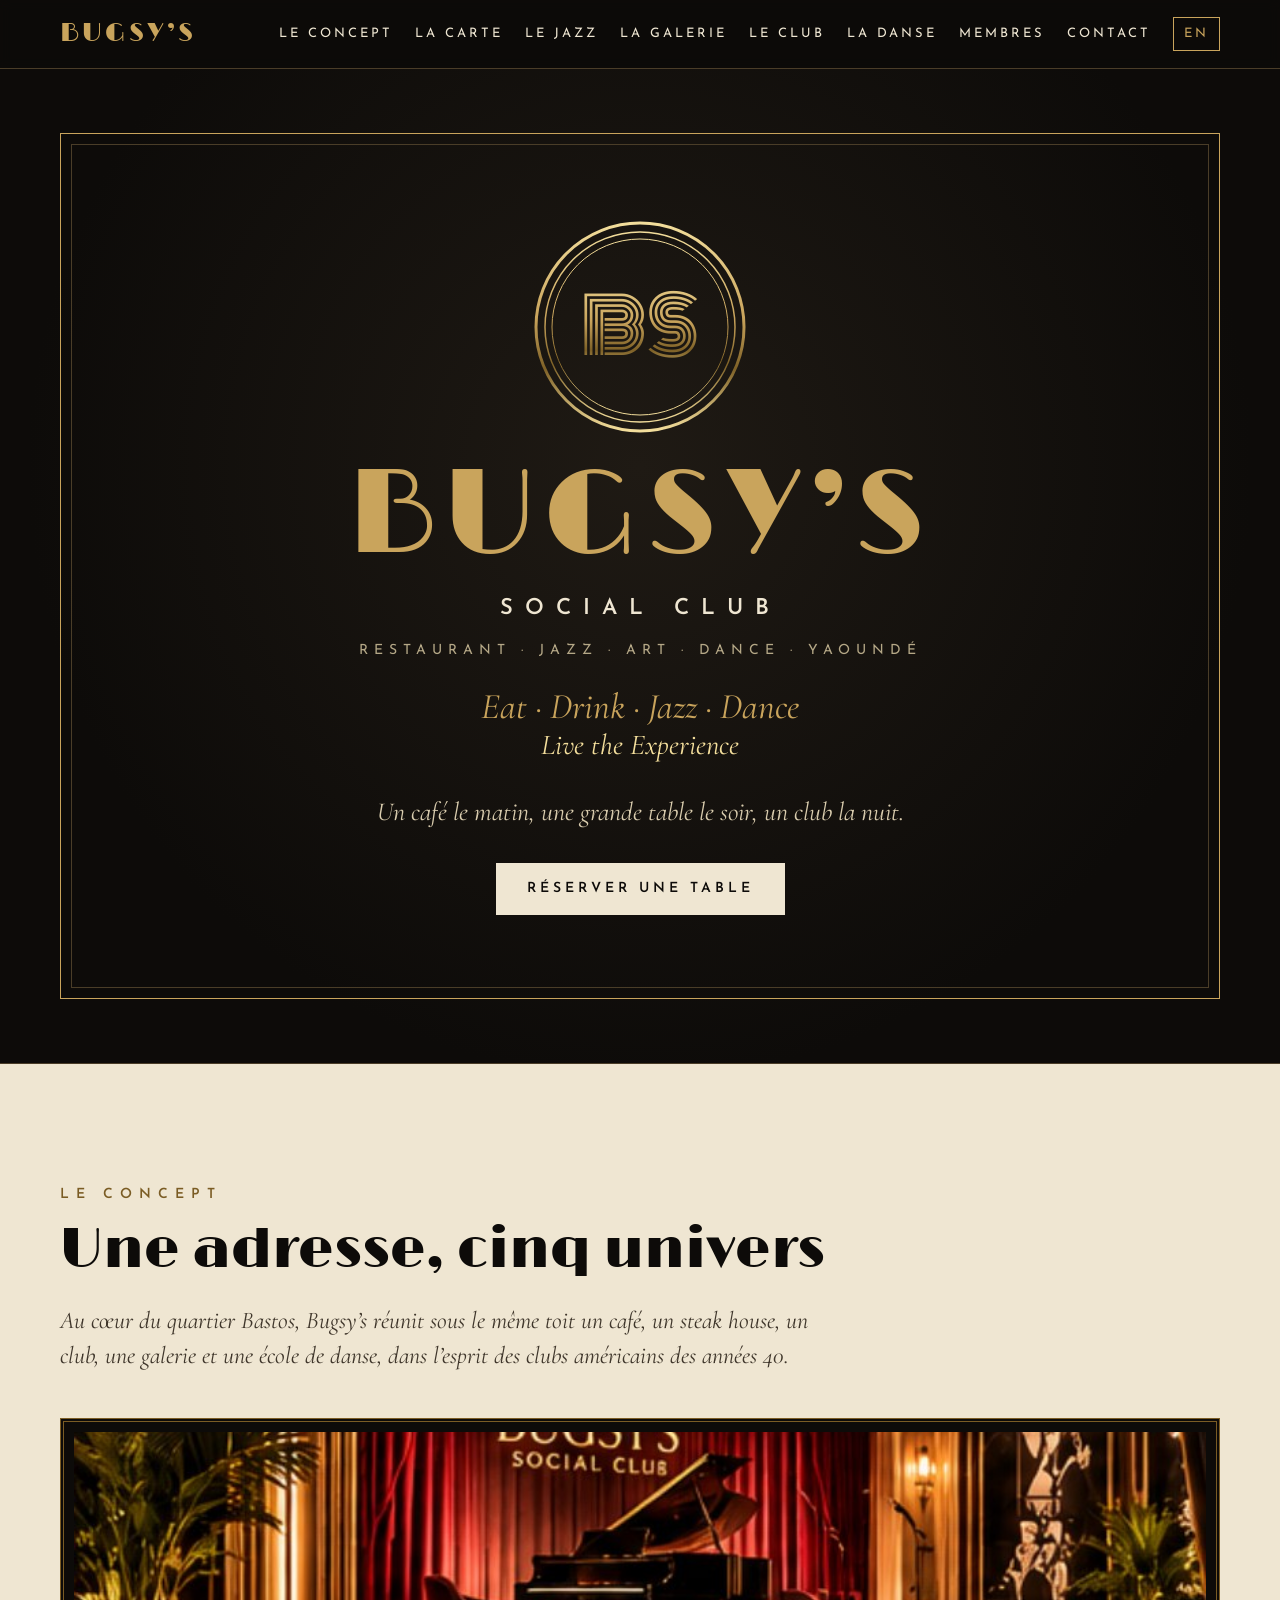
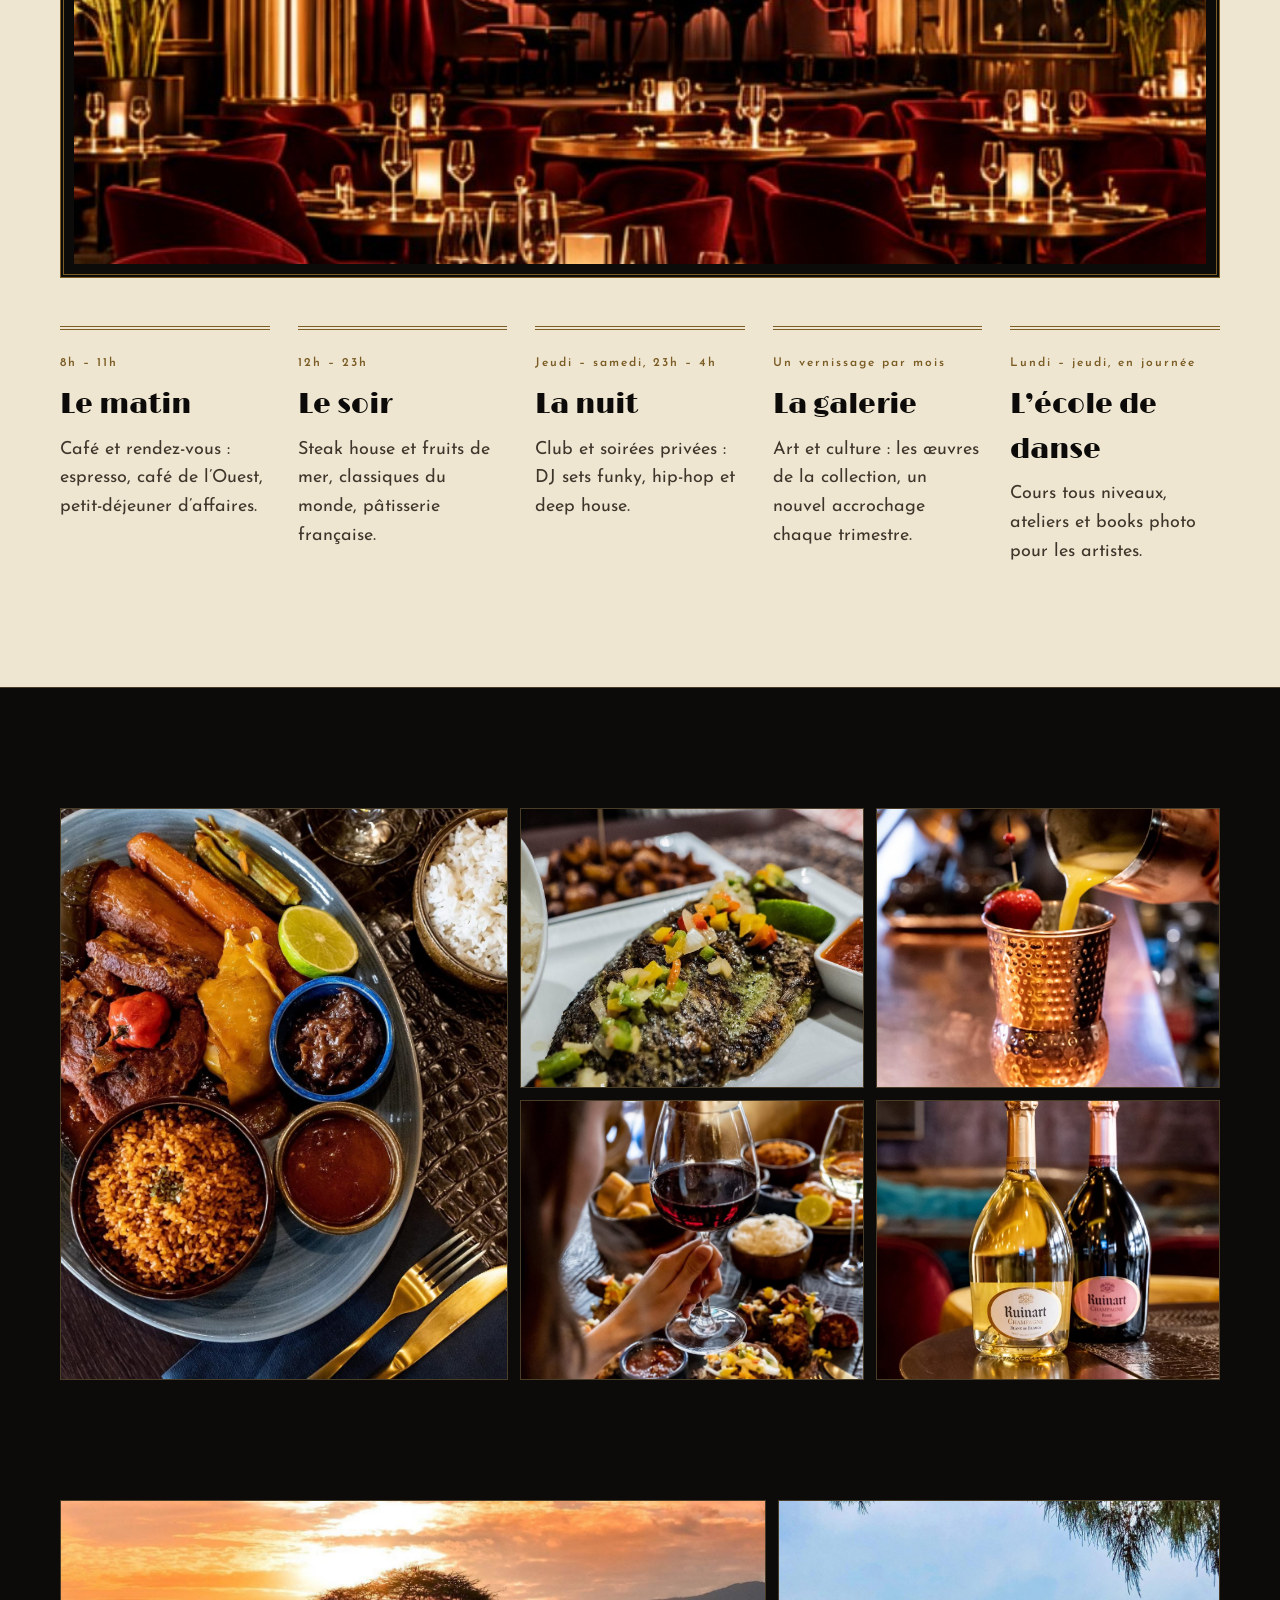
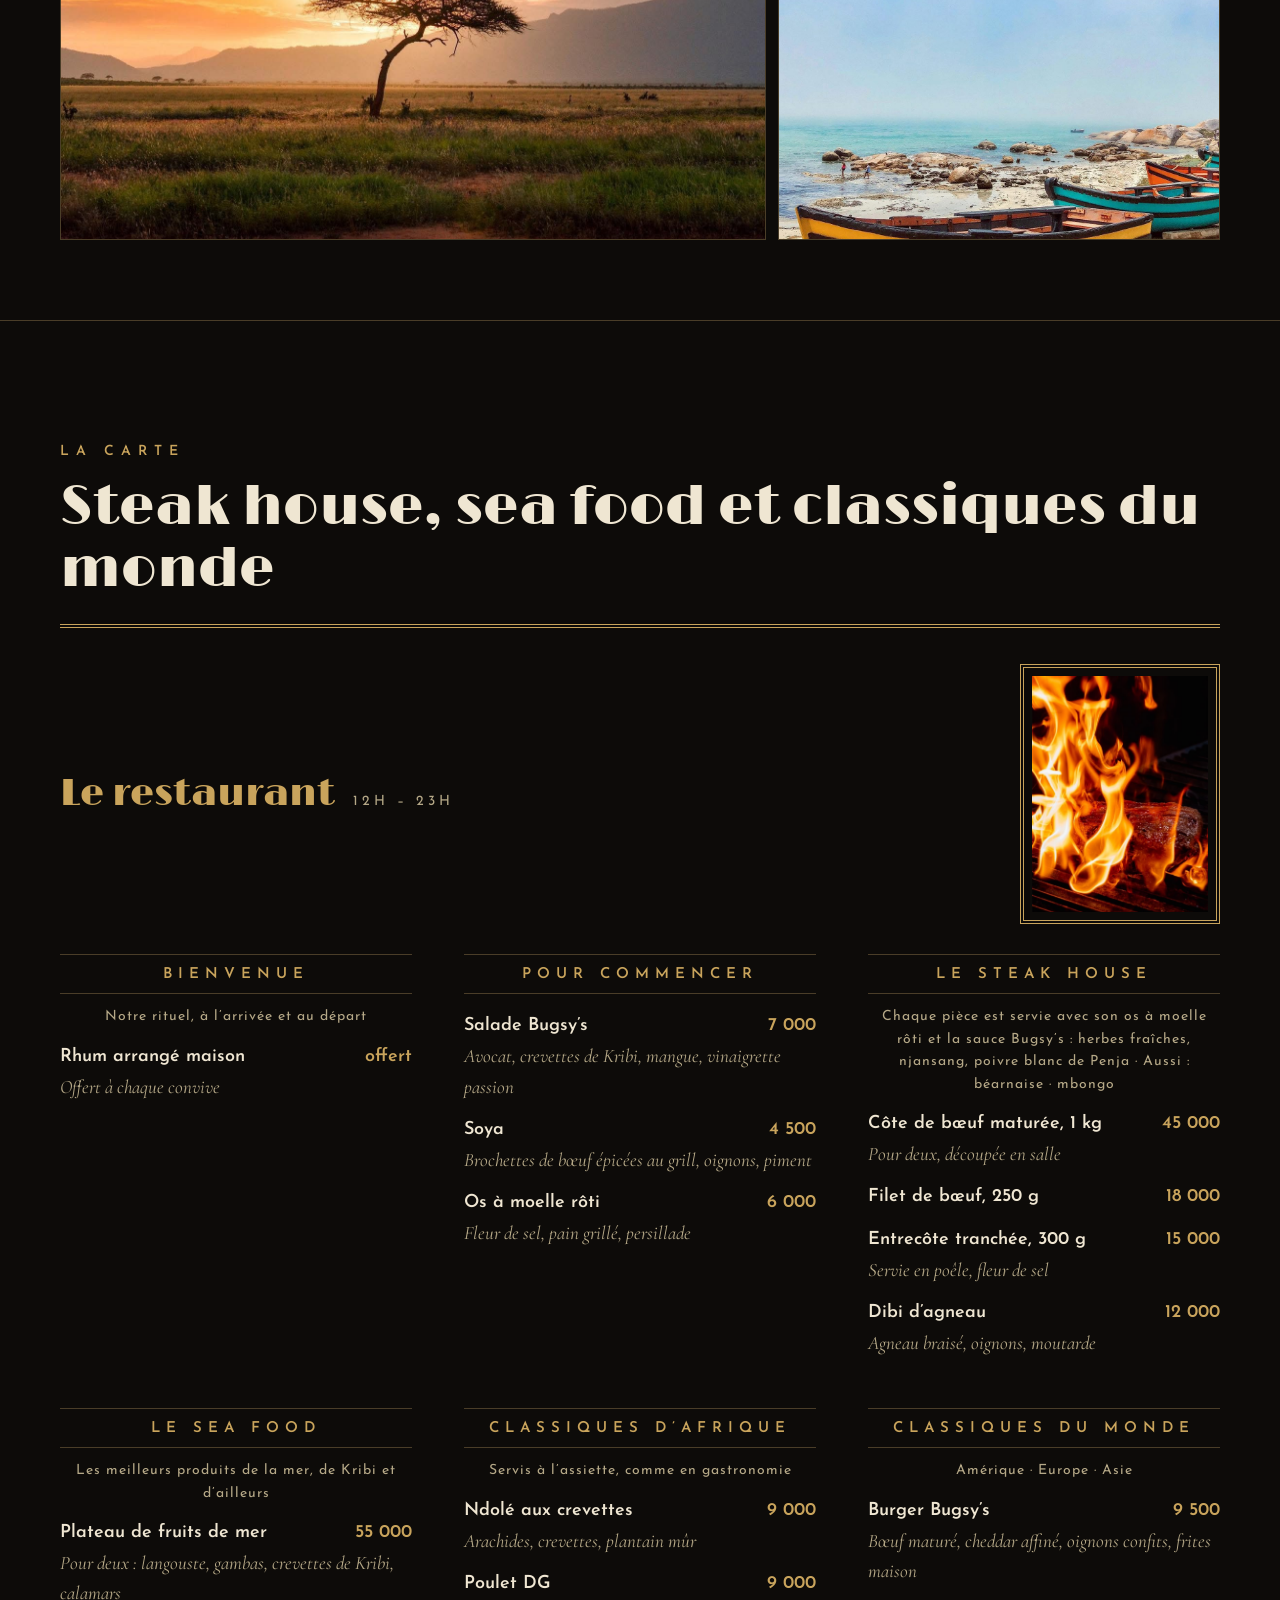
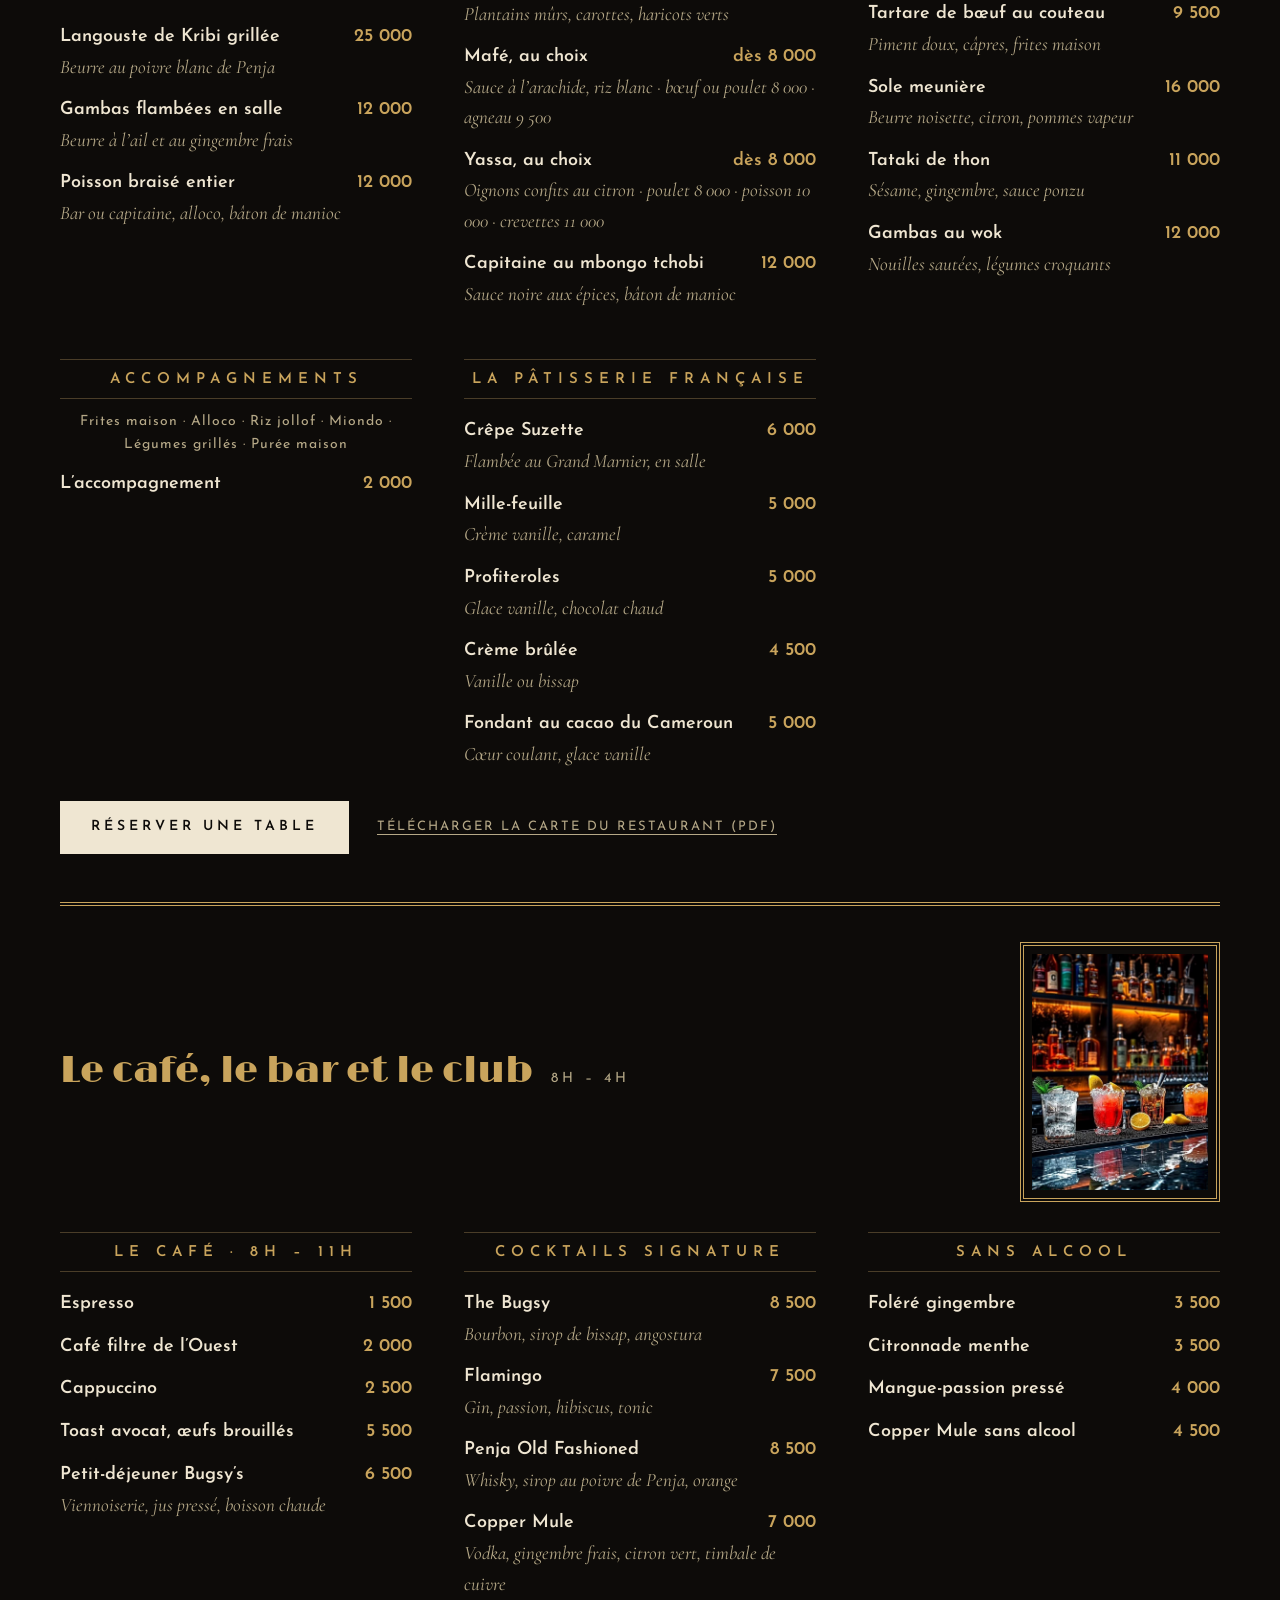
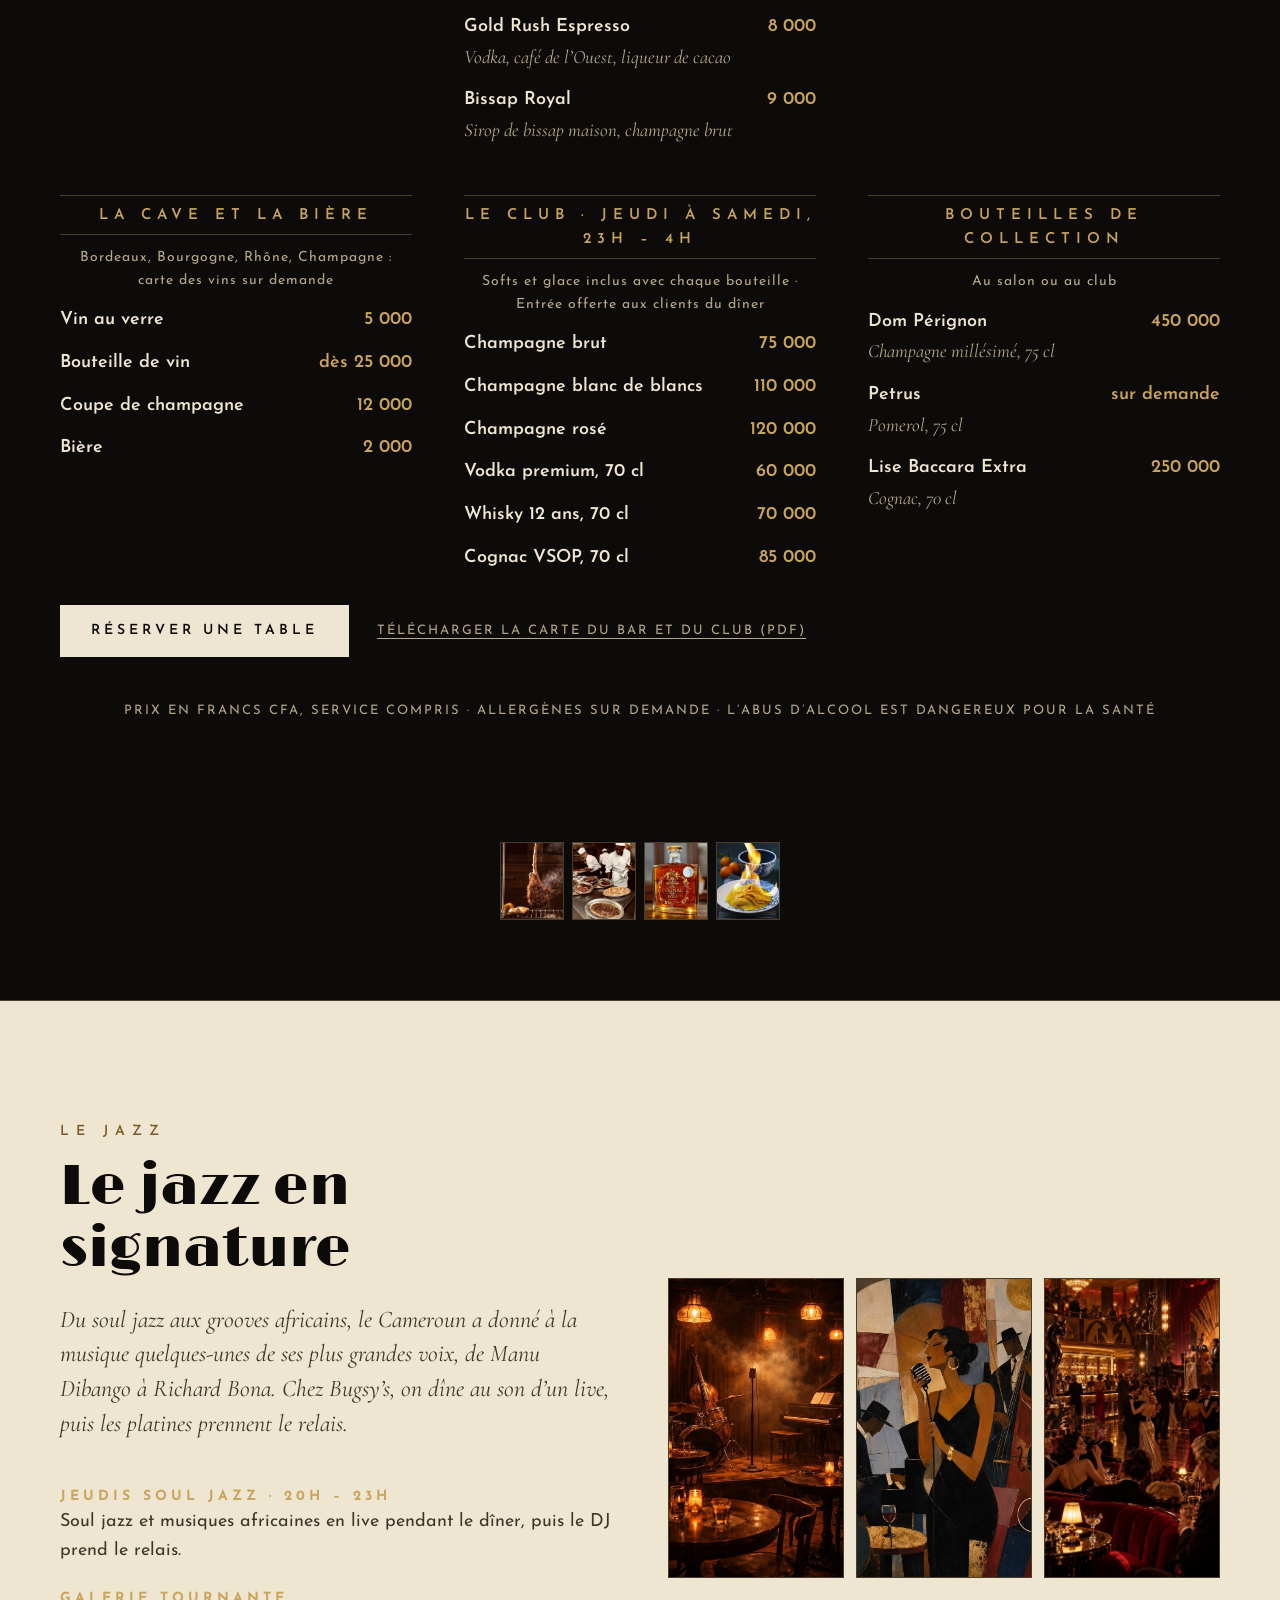
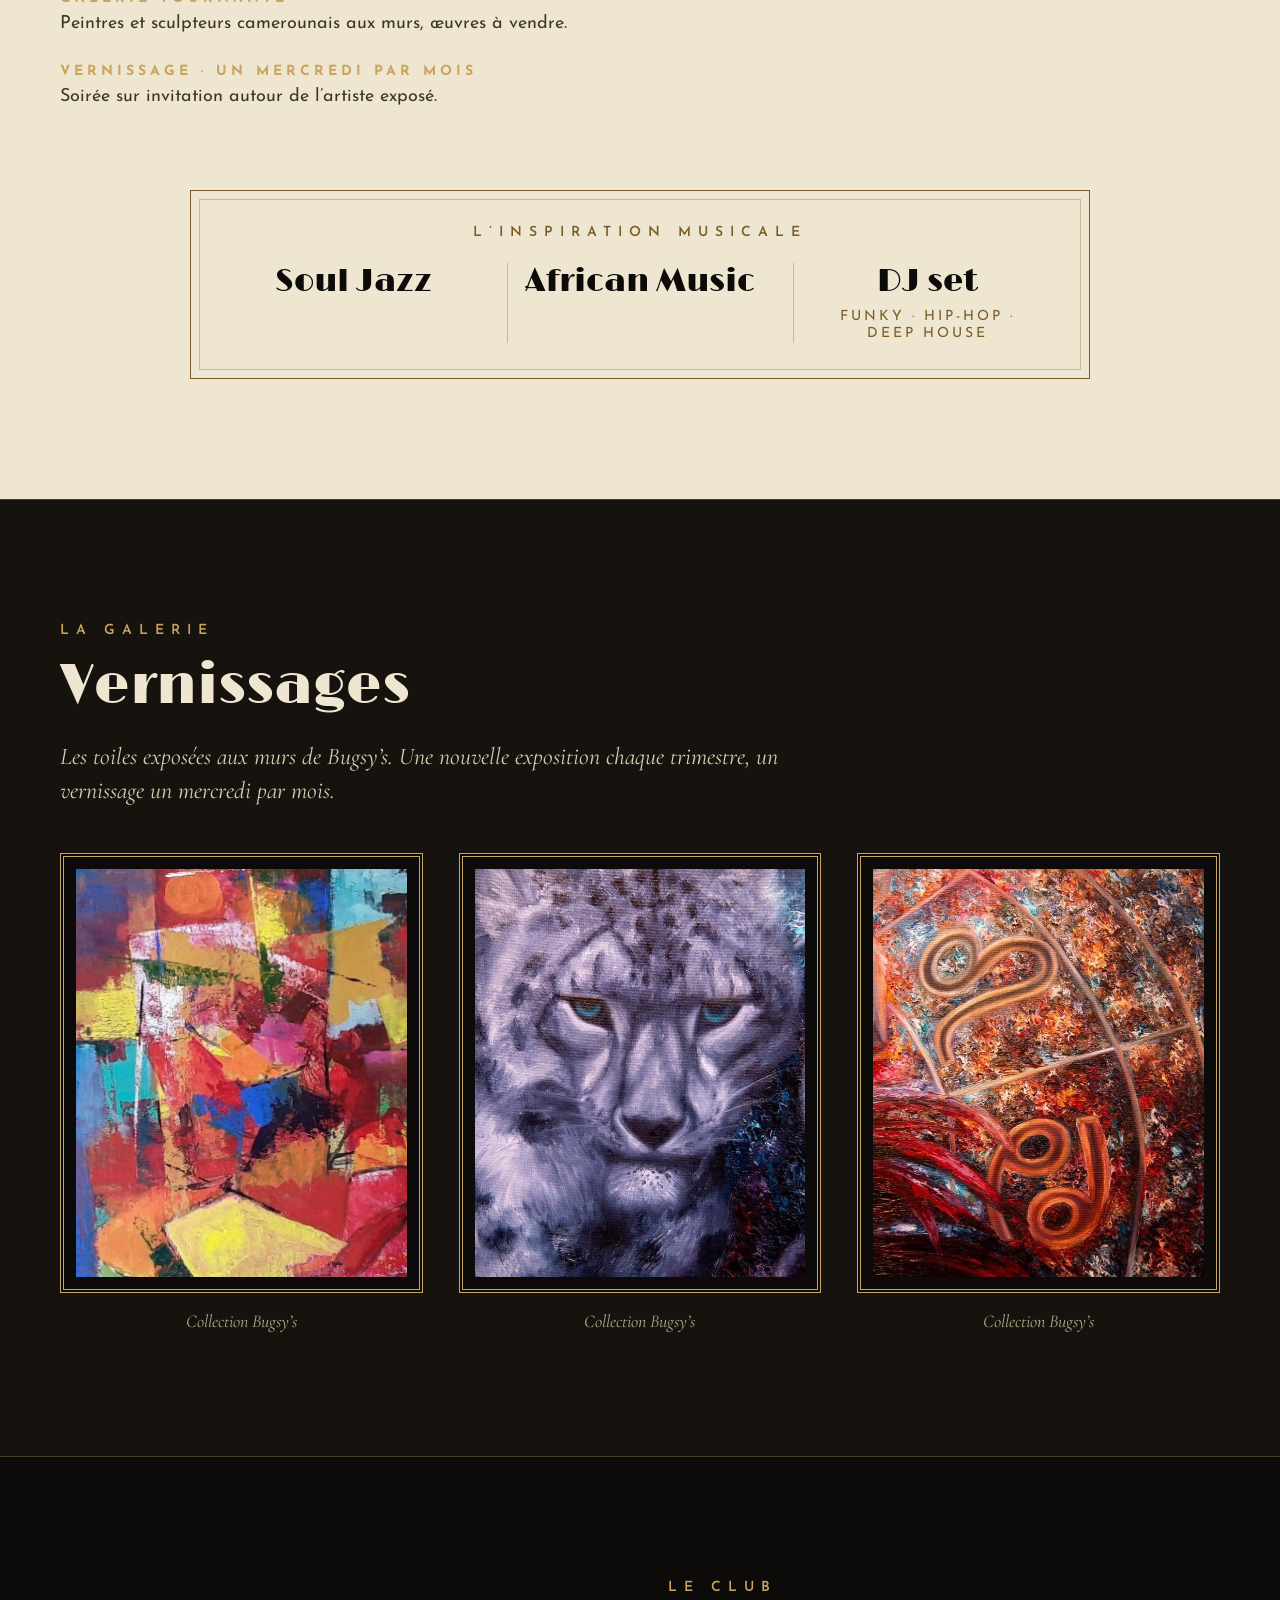
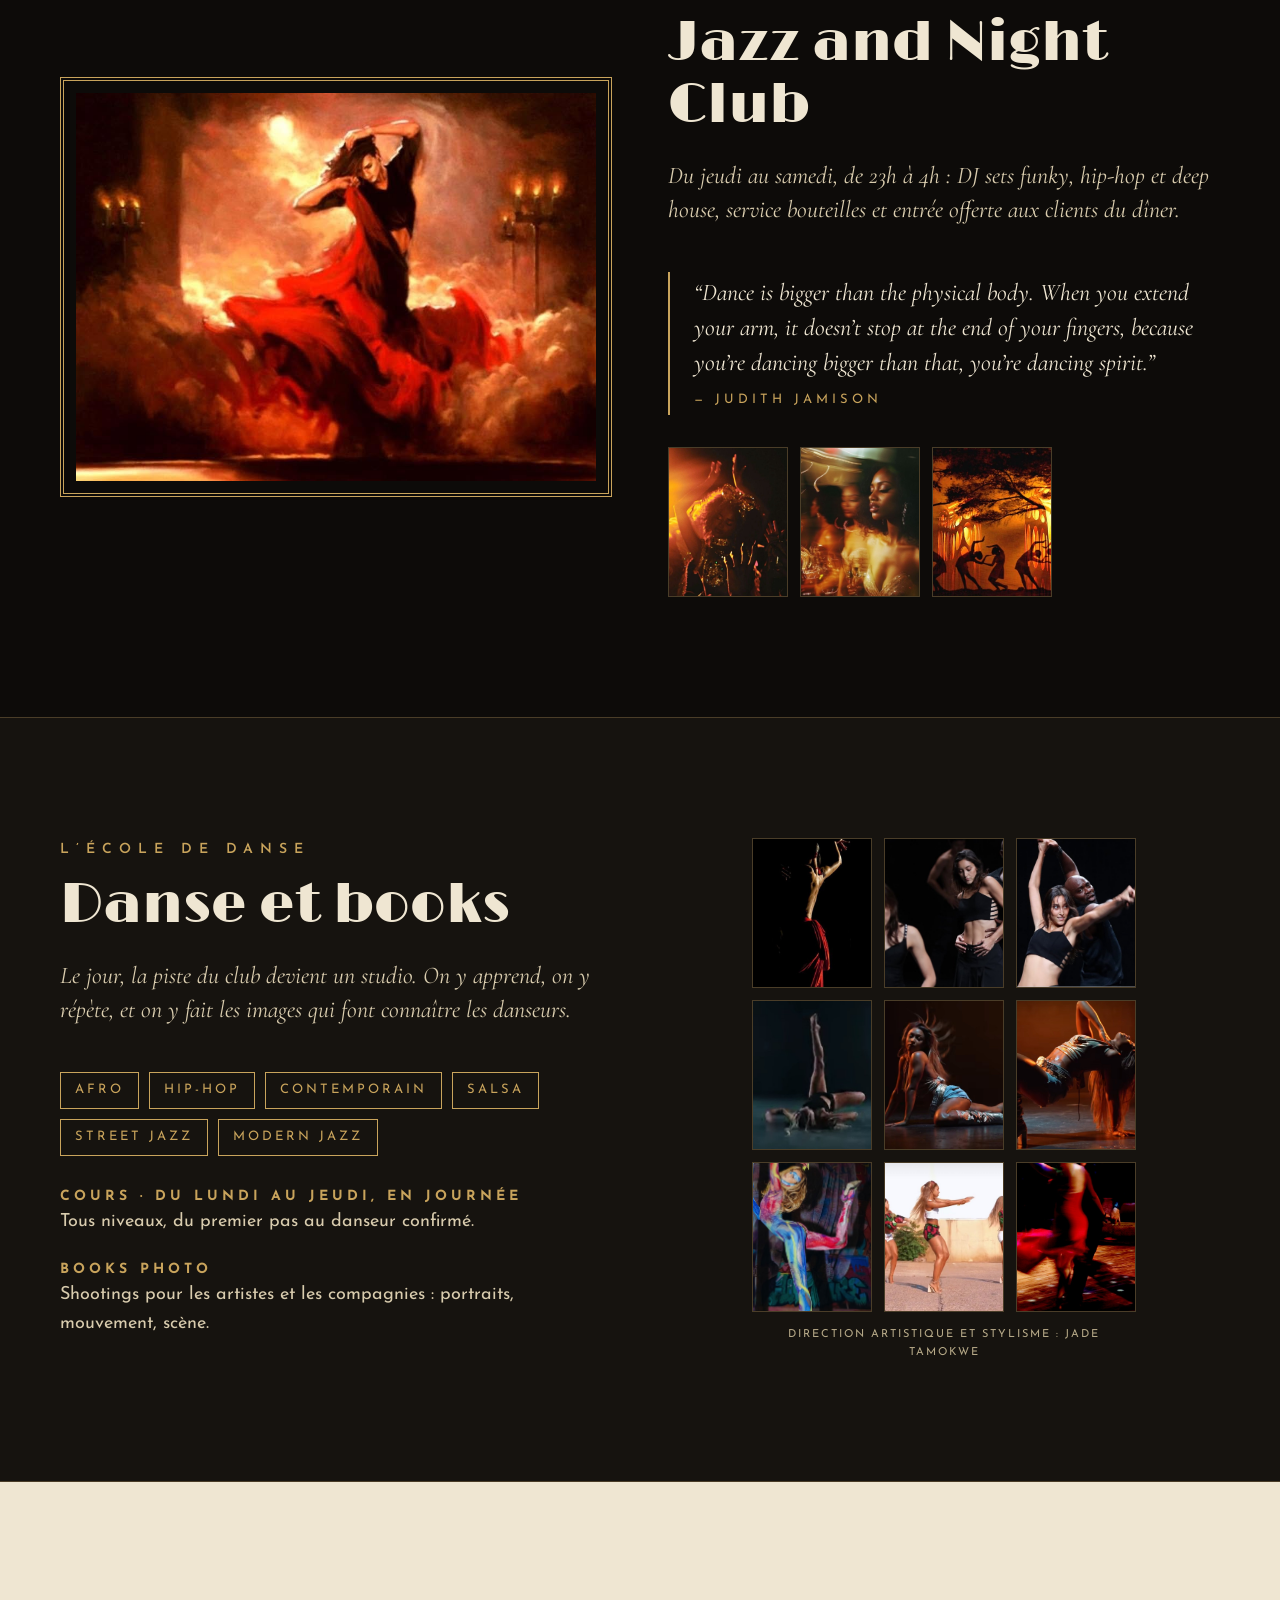
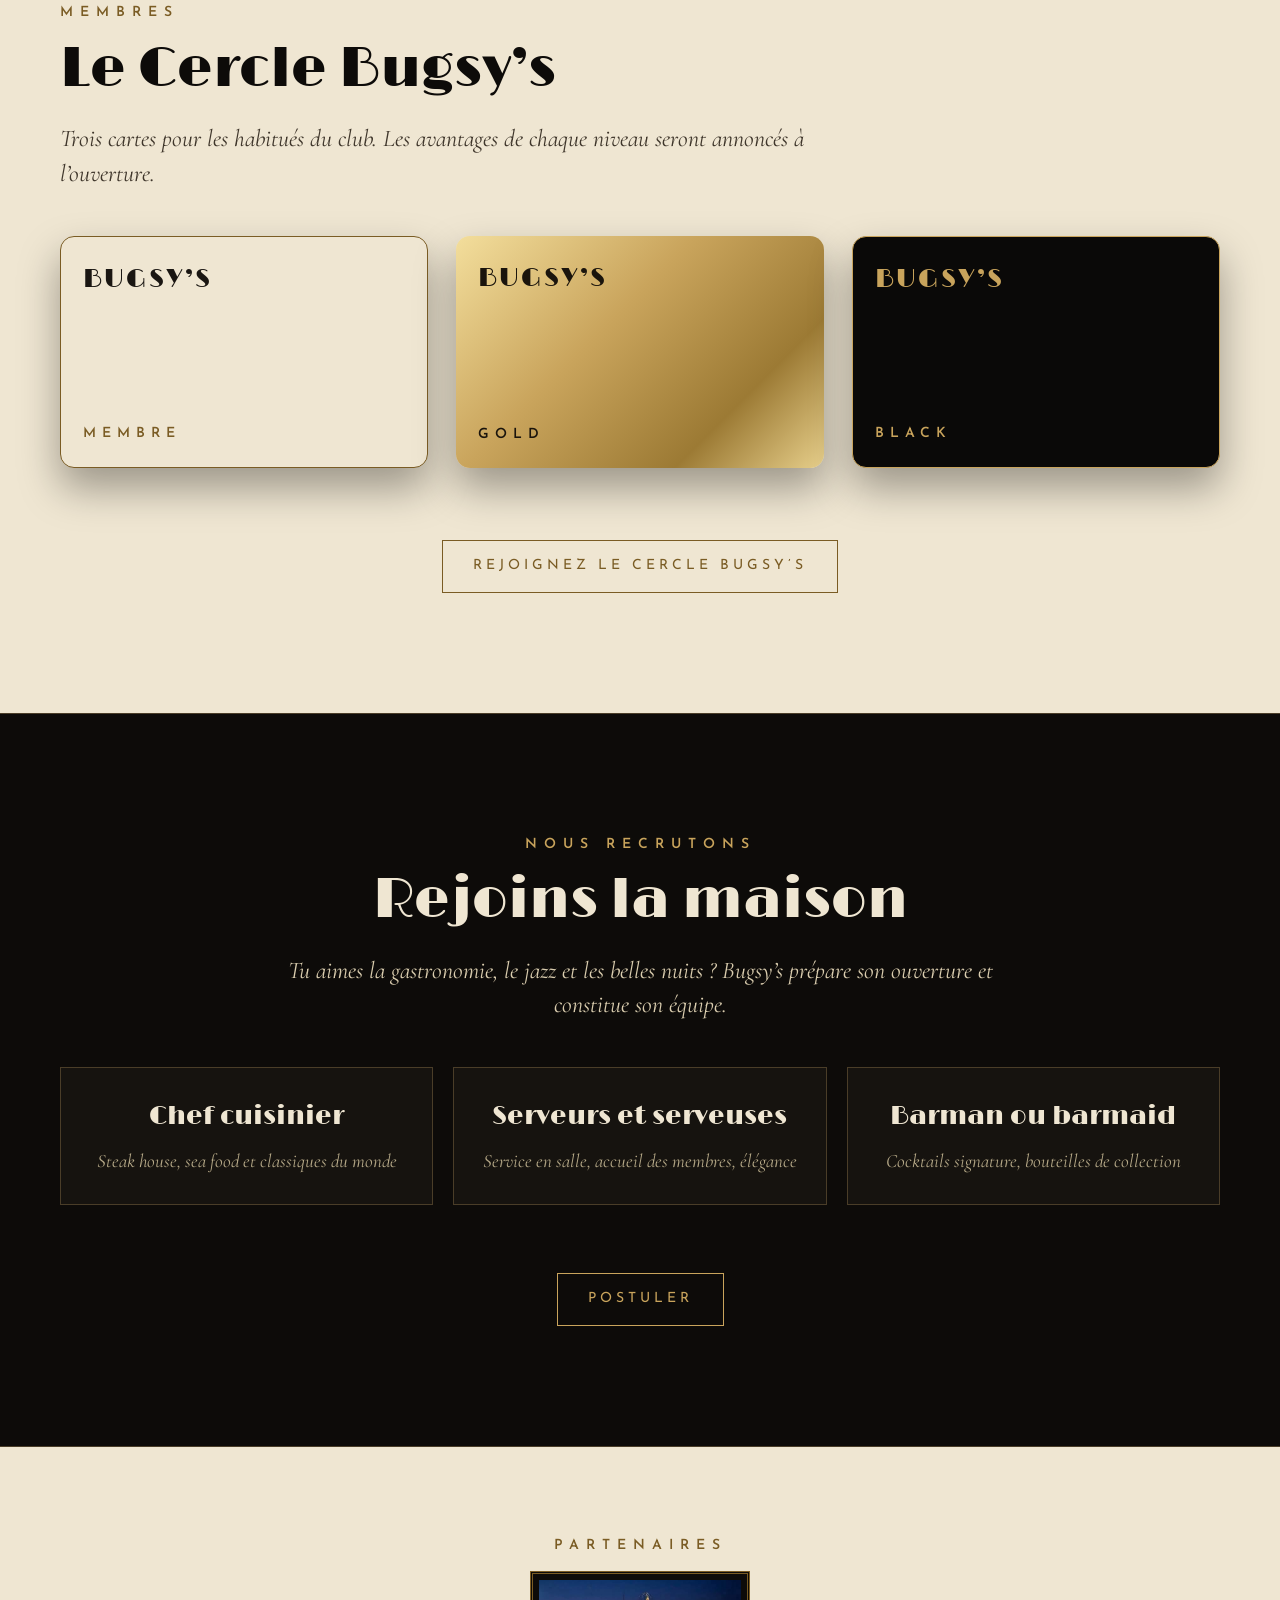
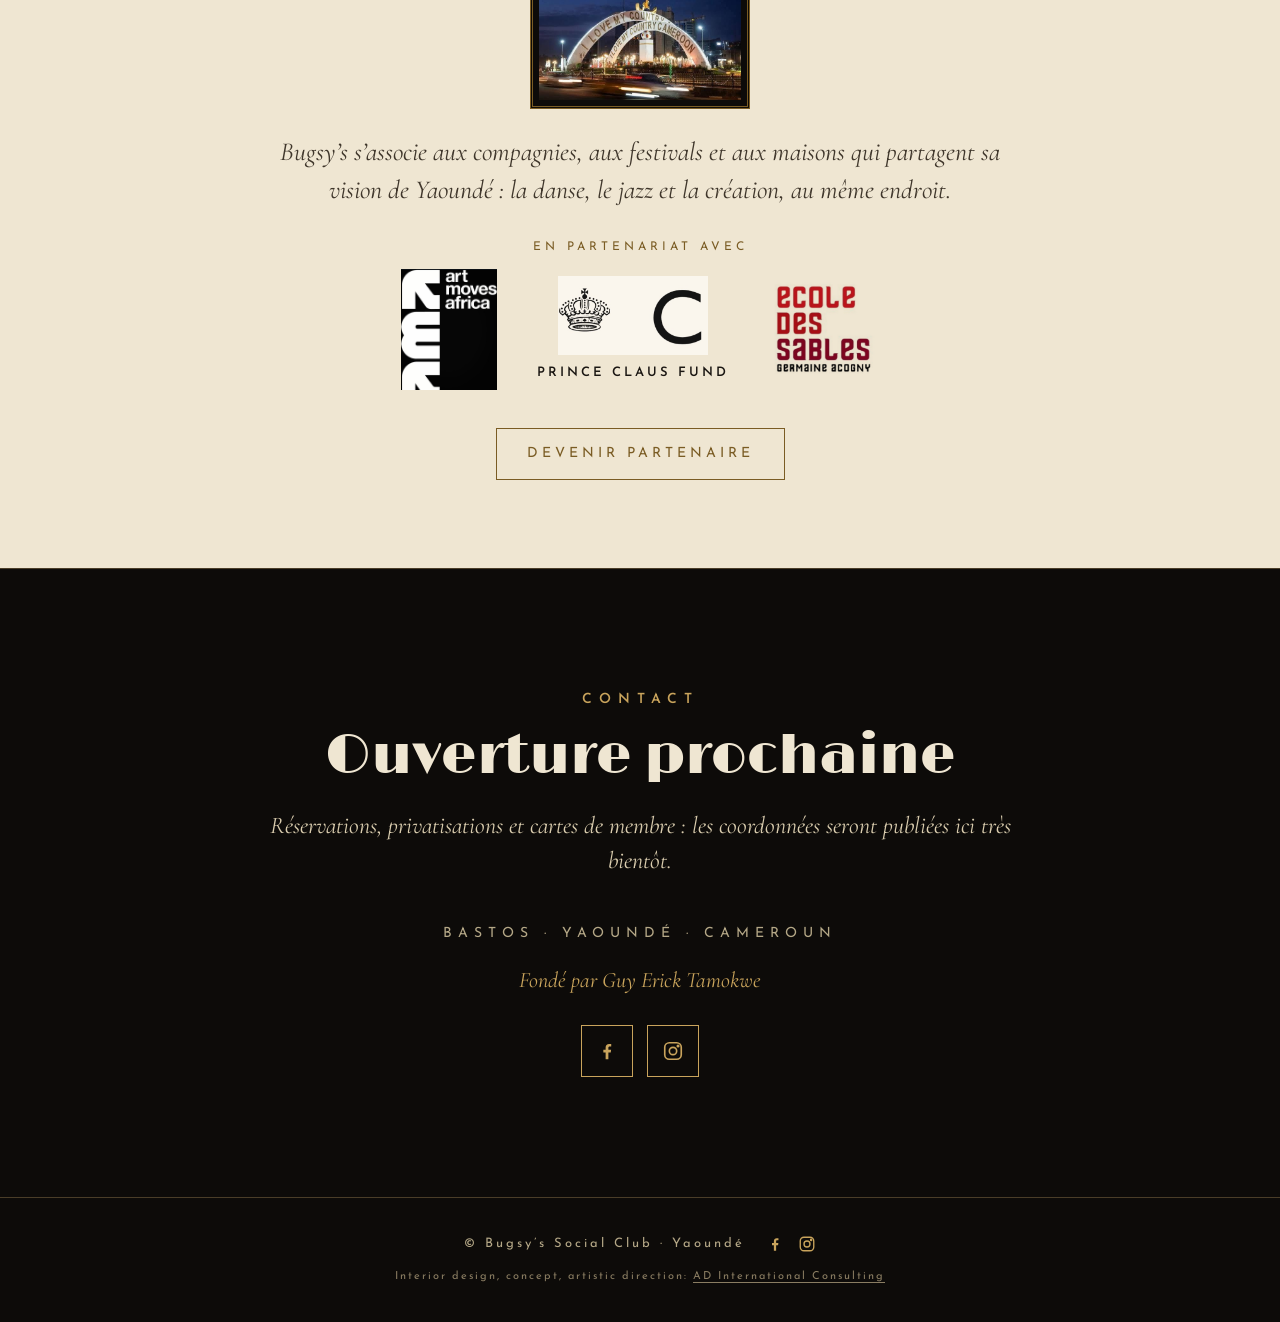
<file: index.html>
<!doctype html>
<html lang="fr">
<head>
<meta charset="utf-8">
<meta name="viewport" content="width=device-width, initial-scale=1">
<title>Bugsy’s Social Club — Café, steak house & club à Yaoundé</title>
<meta name="description" content="Bugsy’s Social Club, à Bastos, Yaoundé : café le matin, steak house et fruits de mer le jour, soul jazz et musiques africaines le jeudi, DJ sets funky, hip-hop et deep house la nuit.">
<meta name="google-site-verification" content="RqMSrApwnwL7EWHjoufAK615FxAHIwPgRF8zSP913zs">
<link rel="canonical" href="https://bugsys-club.github.io/bugsysclub/">
<link rel="alternate" hreflang="fr" href="https://bugsys-club.github.io/bugsysclub/">
<link rel="alternate" hreflang="en" href="https://bugsys-club.github.io/bugsysclub/en/">
<meta property="og:title" content="Bugsy’s Social Club — Café, steak house & club à Yaoundé">
<meta property="og:description" content="Bugsy’s Social Club, à Bastos, Yaoundé : café le matin, steak house et fruits de mer le jour, soul jazz et musiques africaines le jeudi, DJ sets funky, hip-hop et deep house la nuit.">
<meta property="og:image" content="https://bugsys-club.github.io/bugsysclub/assets/img/plateau.jpg">
<meta property="og:url" content="https://bugsys-club.github.io/bugsysclub/">
<link rel="preconnect" href="https://fonts.googleapis.com">
<link rel="preconnect" href="https://fonts.gstatic.com" crossorigin>
<link href="https://fonts.googleapis.com/css2?family=Limelight&family=Monoton&family=Josefin+Sans:wght@400;600&family=Cormorant+Garamond:ital,wght@1,500&display=swap" rel="stylesheet">
<link rel="stylesheet" href="assets/style.css">
<link rel="icon" href="assets/favicon.svg" type="image/svg+xml">
<meta name="twitter:card" content="summary_large_image">
<script type="application/ld+json">{"@context": "https://schema.org", "@type": ["Restaurant", "BarOrPub"], "name": "Bugsy’s Social Club", "url": "https://bugsys-club.github.io/bugsysclub/", "description": "Bugsy’s Social Club, à Bastos, Yaoundé : café le matin, steak house et fruits de mer le jour, soul jazz et musiques africaines le jeudi, DJ sets funky, hip-hop et deep house la nuit.", "image": "https://bugsys-club.github.io/bugsysclub/assets/img/plateau.jpg", "servesCuisine": ["Steakhouse", "Seafood", "Cameroonian", "African", "French", "International"], "address": {"@type": "PostalAddress", "addressLocality": "Yaoundé", "addressRegion": "Bastos", "addressCountry": "CM"}, "inLanguage": "fr", "founder": {"@type": "Person", "name": "Guy Erick Tamokwe", "sameAs": ["https://www.instagram.com/guyericktamokwe/"]}, "sameAs": ["https://www.facebook.com/share/19V8M8bjyL/"]}</script>
</head>
<body>
<header class="header"><div class="wrap">
  <a class="brand" href="#top">BUGSY’S</a>
  <nav class="nav"><a href="#concept">Le concept</a><a href="#carte">La carte</a><a href="#jazz">Le jazz</a><a href="#galerie">La galerie</a><a href="#club">Le club</a><a href="#danse">La danse</a><a href="#membres">Membres</a><a href="#contact">Contact</a><a class="lang" href="en/" hreflang="en">EN</a><button class="burger" type="button" aria-expanded="false" aria-controls="sommaire">Sommaire</button></nav>
</div></header>
<div class="sommaire" id="sommaire" hidden>
  <p class="sommaire-titre">Sommaire</p>
  <ol><li><a href="#concept">Le concept</a></li><li><a href="#carte">La carte</a></li><li><a href="#jazz">Le jazz</a></li><li><a href="#galerie">La galerie</a></li><li><a href="#club">Le club</a></li><li><a href="#danse">La danse</a></li><li><a href="#membres">Membres</a></li><li><a href="#contact">Contact</a></li></ol>
  <button class="fermer" type="button">Fermer</button>
</div>
<script>
(function () {
  var b = document.querySelector('.burger'), s = document.getElementById('sommaire');
  function ouvrir(o) { s.hidden = !o; b.setAttribute('aria-expanded', o); document.body.style.overflow = o ? 'hidden' : ''; }
  b.addEventListener('click', function () { ouvrir(s.hidden); });
  s.querySelector('.fermer').addEventListener('click', function () { ouvrir(false); });
  s.querySelectorAll('a').forEach(function (a) { a.addEventListener('click', function () { ouvrir(false); }); });
})();
</script>
<main id="top">
<section class="hero"><div class="wrap"><div class="hero-frame"><div class="hero-inner">
  <svg viewBox="0 0 220 220" role="img" aria-label="Monogramme BS de Bugsy’s Social Club">
  <defs><linearGradient id="or" x1="0" y1="0" x2="0" y2="1">
    <stop offset="0" stop-color="#F3DE9C"/><stop offset="0.45" stop-color="#C9A45C"/>
    <stop offset="0.7" stop-color="#7E6127"/><stop offset="1" stop-color="#F3DE9C"/></linearGradient></defs>
  <circle cx="110" cy="110" r="104" fill="none" stroke="url(#or)" stroke-width="3"/>
  <circle cx="110" cy="110" r="95" fill="none" stroke="url(#or)" stroke-width="1.5"/>
  <circle cx="110" cy="110" r="88" fill="none" stroke="url(#or)" stroke-width="1"/>
  <text x="110" y="138" text-anchor="middle" font-family="Monoton, serif" font-size="76" fill="url(#or)">BS</text>
</svg>
  <h1>BUGSY’S</h1>
  <p class="club">SOCIAL CLUB</p>
  <p class="sous">Restaurant · Jazz · Art · Dance · Yaoundé</p>
  <p class="signature">Eat · Drink · Jazz · Dance<span>Live the Experience</span></p>
  <p class="accroche">Un café le matin, une grande table le soir, un club la nuit.</p>
  <a class="btn btn-plein" href="#contact" data-objet="Réservation">Réserver une table</a>
</div></div></div></section>

<section class="section clair" id="concept"><div class="wrap">
  <p class="eyebrow">Le concept</p>
  <h2>Une adresse, cinq univers</h2>
  <p class="intro">Au cœur du quartier Bastos, Bugsy’s réunit sous le même toit un café, un steak house, un club, une galerie et une école de danse, dans l’esprit des clubs américains des années 40.</p>
  <figure class="ambiance"><img src="assets/img/ambiance-salle.jpg" alt="La salle de Bugsy’s : banquettes de velours rouge, lustre, scène et piano à queue" loading="lazy"></figure>
  <div class="trois cinq"><div class="temps"><div class="heure">8h – 11h</div><h3>Le matin</h3><p>Café et rendez-vous : espresso, café de l’Ouest, petit-déjeuner d’affaires.</p></div><div class="temps"><div class="heure">12h – 23h</div><h3>Le soir</h3><p>Steak house et fruits de mer, classiques du monde, pâtisserie française.</p></div><div class="temps"><div class="heure">Jeudi – samedi, 23h – 4h</div><h3>La nuit</h3><p>Club et soirées privées : DJ sets funky, hip-hop et deep house.</p></div><div class="temps"><div class="heure">Un vernissage par mois</div><h3>La galerie</h3><p>Art et culture : les œuvres de la collection, un nouvel accrochage chaque trimestre.</p></div><div class="temps"><div class="heure">Lundi – jeudi, en journée</div><h3>L’école de danse</h3><p>Cours tous niveaux, ateliers et books photo pour les artistes.</p></div></div>
</div></section>

<section class="section"><div class="wrap"><div class="galerie"><img src="assets/img/plateau.jpg" alt="Grand plateau de viandes braisées, riz rouge et sauces maison" loading="lazy"><img src="assets/img/poisson.jpg" alt="Poisson braisé, salsa de poivrons et citron vert" loading="lazy"><img src="assets/img/cocktail.jpg" alt="Cocktail servi dans une timbale en cuivre" loading="lazy"><img src="assets/img/vin.jpg" alt="Verre de vin rouge au-dessus d’une table garnie" loading="lazy"><img src="assets/img/champagne.jpg" alt="Champagnes sur une table du lounge" loading="lazy"></div></div></section>

<section class="section illustrations"><div class="wrap"><div class="racines">
    <img src="assets/img/savane.jpg" alt="Acacia solitaire dans la savane au coucher du soleil" loading="lazy">
    <img src="assets/img/barques.jpg" alt="Barques de pêche colorées sur une plage africaine" loading="lazy">
</div></div></section>

<section class="section" id="carte"><div class="wrap">
  <p class="eyebrow">La carte</p>
  <h2>Steak house, sea food et classiques du monde</h2>
  <div class="volet"><div class="volet-tete"><p class="volet-titre">Le restaurant <span>12h – 23h</span></p><img src="assets/img/grill-flammes.jpg" alt="Pièce de bœuf saisie dans les flammes du grill" loading="lazy"></div><div class="carte"><div class="rubrique"><h3>Bienvenue</h3><p class="note">Notre rituel, à l’arrivée et au départ</p><p class="plat"><span class="ligne"><strong>Rhum arrangé maison</strong><b class="prix">offert</b></span><span class="desc">Offert à chaque convive</span></p></div><div class="rubrique"><h3>Pour commencer</h3><p class="plat"><span class="ligne"><strong>Salade Bugsy’s</strong><b class="prix">7 000</b></span><span class="desc">Avocat, crevettes de Kribi, mangue, vinaigrette passion</span></p><p class="plat"><span class="ligne"><strong>Soya</strong><b class="prix">4 500</b></span><span class="desc">Brochettes de bœuf épicées au grill, oignons, piment</span></p><p class="plat"><span class="ligne"><strong>Os à moelle rôti</strong><b class="prix">6 000</b></span><span class="desc">Fleur de sel, pain grillé, persillade</span></p></div><div class="rubrique"><h3>Le Steak House</h3><p class="note">Chaque pièce est servie avec son os à moelle rôti et la sauce Bugsy’s : herbes fraîches, njansang, poivre blanc de Penja · Aussi : béarnaise · mbongo</p><p class="plat"><span class="ligne"><strong>Côte de bœuf maturée, 1 kg</strong><b class="prix">45 000</b></span><span class="desc">Pour deux, découpée en salle</span></p><p class="plat"><span class="ligne"><strong>Filet de bœuf, 250 g</strong><b class="prix">18 000</b></span></p><p class="plat"><span class="ligne"><strong>Entrecôte tranchée, 300 g</strong><b class="prix">15 000</b></span><span class="desc">Servie en poêle, fleur de sel</span></p><p class="plat"><span class="ligne"><strong>Dibi d’agneau</strong><b class="prix">12 000</b></span><span class="desc">Agneau braisé, oignons, moutarde</span></p></div><div class="rubrique"><h3>Le Sea Food</h3><p class="note">Les meilleurs produits de la mer, de Kribi et d’ailleurs</p><p class="plat"><span class="ligne"><strong>Plateau de fruits de mer</strong><b class="prix">55 000</b></span><span class="desc">Pour deux : langouste, gambas, crevettes de Kribi, calamars</span></p><p class="plat"><span class="ligne"><strong>Langouste de Kribi grillée</strong><b class="prix">25 000</b></span><span class="desc">Beurre au poivre blanc de Penja</span></p><p class="plat"><span class="ligne"><strong>Gambas flambées en salle</strong><b class="prix">12 000</b></span><span class="desc">Beurre à l’ail et au gingembre frais</span></p><p class="plat"><span class="ligne"><strong>Poisson braisé entier</strong><b class="prix">12 000</b></span><span class="desc">Bar ou capitaine, alloco, bâton de manioc</span></p></div><div class="rubrique"><h3>Classiques d’Afrique</h3><p class="note">Servis à l’assiette, comme en gastronomie</p><p class="plat"><span class="ligne"><strong>Ndolé aux crevettes</strong><b class="prix">9 000</b></span><span class="desc">Arachides, crevettes, plantain mûr</span></p><p class="plat"><span class="ligne"><strong>Poulet DG</strong><b class="prix">9 000</b></span><span class="desc">Plantains mûrs, carottes, haricots verts</span></p><p class="plat"><span class="ligne"><strong>Mafé, au choix</strong><b class="prix">dès 8 000</b></span><span class="desc">Sauce à l’arachide, riz blanc · bœuf ou poulet 8 000 · agneau 9 500</span></p><p class="plat"><span class="ligne"><strong>Yassa, au choix</strong><b class="prix">dès 8 000</b></span><span class="desc">Oignons confits au citron · poulet 8 000 · poisson 10 000 · crevettes 11 000</span></p><p class="plat"><span class="ligne"><strong>Capitaine au mbongo tchobi</strong><b class="prix">12 000</b></span><span class="desc">Sauce noire aux épices, bâton de manioc</span></p></div><div class="rubrique"><h3>Classiques du monde</h3><p class="note">Amérique · Europe · Asie</p><p class="plat"><span class="ligne"><strong>Burger Bugsy’s</strong><b class="prix">9 500</b></span><span class="desc">Bœuf maturé, cheddar affiné, oignons confits, frites maison</span></p><p class="plat"><span class="ligne"><strong>Tartare de bœuf au couteau</strong><b class="prix">9 500</b></span><span class="desc">Piment doux, câpres, frites maison</span></p><p class="plat"><span class="ligne"><strong>Sole meunière</strong><b class="prix">16 000</b></span><span class="desc">Beurre noisette, citron, pommes vapeur</span></p><p class="plat"><span class="ligne"><strong>Tataki de thon</strong><b class="prix">11 000</b></span><span class="desc">Sésame, gingembre, sauce ponzu</span></p><p class="plat"><span class="ligne"><strong>Gambas au wok</strong><b class="prix">12 000</b></span><span class="desc">Nouilles sautées, légumes croquants</span></p></div><div class="rubrique"><h3>Accompagnements</h3><p class="note">Frites maison · Alloco · Riz jollof · Miondo · Légumes grillés · Purée maison</p><p class="plat"><span class="ligne"><strong>L’accompagnement</strong><b class="prix">2 000</b></span></p></div><div class="rubrique"><h3>La pâtisserie française</h3><p class="plat"><span class="ligne"><strong>Crêpe Suzette</strong><b class="prix">6 000</b></span><span class="desc">Flambée au Grand Marnier, en salle</span></p><p class="plat"><span class="ligne"><strong>Mille-feuille</strong><b class="prix">5 000</b></span><span class="desc">Crème vanille, caramel</span></p><p class="plat"><span class="ligne"><strong>Profiteroles</strong><b class="prix">5 000</b></span><span class="desc">Glace vanille, chocolat chaud</span></p><p class="plat"><span class="ligne"><strong>Crème brûlée</strong><b class="prix">4 500</b></span><span class="desc">Vanille ou bissap</span></p><p class="plat"><span class="ligne"><strong>Fondant au cacao du Cameroun</strong><b class="prix">5 000</b></span><span class="desc">Cœur coulant, glace vanille</span></p></div></div><div class="volet-actions"><a class="btn btn-plein" href="#contact" data-objet="Réservation">Réserver une table</a><a class="lien-pdf" href="assets/cartes/bugsys-carte-restaurant.pdf" download>Télécharger la carte du restaurant (PDF)</a></div></div><div class="volet"><div class="volet-tete"><p class="volet-titre">Le café, le bar et le club <span>8h – 4h</span></p><img src="assets/img/bar-cocktails.jpg" alt="Cocktails alignés sur le comptoir du bar, bouteilles éclairées en arrière-plan" loading="lazy"></div><div class="carte"><div class="rubrique"><h3>Le café · 8h – 11h</h3><p class="plat"><span class="ligne"><strong>Espresso</strong><b class="prix">1 500</b></span></p><p class="plat"><span class="ligne"><strong>Café filtre de l’Ouest</strong><b class="prix">2 000</b></span></p><p class="plat"><span class="ligne"><strong>Cappuccino</strong><b class="prix">2 500</b></span></p><p class="plat"><span class="ligne"><strong>Toast avocat, œufs brouillés</strong><b class="prix">5 500</b></span></p><p class="plat"><span class="ligne"><strong>Petit-déjeuner Bugsy’s</strong><b class="prix">6 500</b></span><span class="desc">Viennoiserie, jus pressé, boisson chaude</span></p></div><div class="rubrique"><h3>Cocktails signature</h3><p class="plat"><span class="ligne"><strong>The Bugsy</strong><b class="prix">8 500</b></span><span class="desc">Bourbon, sirop de bissap, angostura</span></p><p class="plat"><span class="ligne"><strong>Flamingo</strong><b class="prix">7 500</b></span><span class="desc">Gin, passion, hibiscus, tonic</span></p><p class="plat"><span class="ligne"><strong>Penja Old Fashioned</strong><b class="prix">8 500</b></span><span class="desc">Whisky, sirop au poivre de Penja, orange</span></p><p class="plat"><span class="ligne"><strong>Copper Mule</strong><b class="prix">7 000</b></span><span class="desc">Vodka, gingembre frais, citron vert, timbale de cuivre</span></p><p class="plat"><span class="ligne"><strong>Gold Rush Espresso</strong><b class="prix">8 000</b></span><span class="desc">Vodka, café de l’Ouest, liqueur de cacao</span></p><p class="plat"><span class="ligne"><strong>Bissap Royal</strong><b class="prix">9 000</b></span><span class="desc">Sirop de bissap maison, champagne brut</span></p></div><div class="rubrique"><h3>Sans alcool</h3><p class="plat"><span class="ligne"><strong>Foléré gingembre</strong><b class="prix">3 500</b></span></p><p class="plat"><span class="ligne"><strong>Citronnade menthe</strong><b class="prix">3 500</b></span></p><p class="plat"><span class="ligne"><strong>Mangue-passion pressé</strong><b class="prix">4 000</b></span></p><p class="plat"><span class="ligne"><strong>Copper Mule sans alcool</strong><b class="prix">4 500</b></span></p></div><div class="rubrique"><h3>La cave et la bière</h3><p class="note">Bordeaux, Bourgogne, Rhône, Champagne : carte des vins sur demande</p><p class="plat"><span class="ligne"><strong>Vin au verre</strong><b class="prix">5 000</b></span></p><p class="plat"><span class="ligne"><strong>Bouteille de vin</strong><b class="prix">dès 25 000</b></span></p><p class="plat"><span class="ligne"><strong>Coupe de champagne</strong><b class="prix">12 000</b></span></p><p class="plat"><span class="ligne"><strong>Bière</strong><b class="prix">2 000</b></span></p></div><div class="rubrique"><h3>Le club · jeudi à samedi, 23h – 4h</h3><p class="note">Softs et glace inclus avec chaque bouteille · Entrée offerte aux clients du dîner</p><p class="plat"><span class="ligne"><strong>Champagne brut</strong><b class="prix">75 000</b></span></p><p class="plat"><span class="ligne"><strong>Champagne blanc de blancs</strong><b class="prix">110 000</b></span></p><p class="plat"><span class="ligne"><strong>Champagne rosé</strong><b class="prix">120 000</b></span></p><p class="plat"><span class="ligne"><strong>Vodka premium, 70 cl</strong><b class="prix">60 000</b></span></p><p class="plat"><span class="ligne"><strong>Whisky 12 ans, 70 cl</strong><b class="prix">70 000</b></span></p><p class="plat"><span class="ligne"><strong>Cognac VSOP, 70 cl</strong><b class="prix">85 000</b></span></p></div><div class="rubrique"><h3>Bouteilles de collection</h3><p class="note">Au salon ou au club</p><p class="plat"><span class="ligne"><strong>Dom Pérignon</strong><b class="prix">450 000</b></span><span class="desc">Champagne millésimé, 75 cl</span></p><p class="plat"><span class="ligne"><strong>Petrus</strong><b class="prix">sur demande</b></span><span class="desc">Pomerol, 75 cl</span></p><p class="plat"><span class="ligne"><strong>Lise Baccara Extra</strong><b class="prix">250 000</b></span><span class="desc">Cognac, 70 cl</span></p></div></div><div class="volet-actions"><a class="btn btn-plein" href="#contact" data-objet="Réservation">Réserver une table</a><a class="lien-pdf" href="assets/cartes/bugsys-carte-bar-club.pdf" download>Télécharger la carte du bar et du club (PDF)</a></div></div>
  <p class="mention">Prix en francs CFA, service compris · Allergènes sur demande · L’abus d’alcool est dangereux pour la santé</p>
</div></section>

<section class="section illustrations"><div class="wrap"><div class="cuisine">
  <img src="assets/img/cuisine-tomahawk.jpg" alt="Côte de bœuf tomahawk suspendue au-dessus du gril" loading="lazy">
  <img src="assets/img/cuisine-brigade.jpg" alt="La brigade en cuisine dresse des entrecôtes et des frites" loading="lazy">
  <img src="assets/img/cuisine-cognac.jpg" alt="Carafe de cognac extra dans la lumière du bar" loading="lazy">
  <img src="assets/img/cuisine-crepes.jpg" alt="Crêpes flambées à l’orange" loading="lazy">
</div></div></section>

<section class="section clair" id="jazz"><div class="wrap"><div class="jazz">
  <div>
    <p class="eyebrow">Le jazz</p>
    <h2>Le jazz en signature</h2>
    <p class="intro">Du soul jazz aux grooves africains, le Cameroun a donné à la musique quelques-unes de ses plus grandes voix, de Manu Dibango à Richard Bona. Chez Bugsy’s, on dîne au son d’un live, puis les platines prennent le relais.</p>
    <p class="rdv"><b>Jeudis Soul Jazz · 20h – 23h</b>Soul jazz et musiques africaines en live pendant le dîner, puis le DJ prend le relais.</p><p class="rdv"><b>Galerie tournante</b>Peintres et sculpteurs camerounais aux murs, œuvres à vendre.</p><p class="rdv"><b>Vernissage · un mercredi par mois</b>Soirée sur invitation autour de l’artiste exposé.</p>
  </div>
  <div class="jazz-photos">
    <img src="assets/img/jazz-scene.jpg" alt="Scène de jazz tamisée : contrebasse, batterie, piano et micro à la lueur des bougies" loading="lazy">
    <img src="assets/img/jazz-peinture.jpg" alt="Peinture d’une chanteuse de jazz accompagnée d’un pianiste et d’un contrebassiste" loading="lazy">
    <img src="assets/img/jazz-club.jpg" alt="Club de jazz art déco : chanteuse sur scène, danseurs et banquettes de velours rouge" loading="lazy">
  </div>
</div>
<aside class="encart-musique">
  <p class="encart-titre">L’inspiration musicale</p>
  <ul>
    <li>Soul Jazz</li>
    <li>African Music</li>
    <li>DJ set<span>Funky · Hip-hop · <i>Deep House</i></span></li>
  </ul>
</aside>
</div></section>

<section class="section galerie-art" id="galerie"><div class="wrap">
  <p class="eyebrow">La galerie</p>
  <h2>Vernissages</h2>
  <p class="intro">Les toiles exposées aux murs de Bugsy’s. Une nouvelle exposition chaque trimestre, un vernissage un mercredi par mois.</p>
  <div class="oeuvres">
    <figure><img src="assets/img/galerie-abstraction.jpg" alt="Peinture abstraite aux aplats rouges, jaunes et bleus" loading="lazy"><figcaption>Collection Bugsy’s</figcaption></figure>
    <figure><img src="assets/img/galerie-leopard.jpg" alt="Peinture d’un léopard des neiges aux yeux turquoise" loading="lazy"><figcaption>Collection Bugsy’s</figcaption></figure>
    <figure><img src="assets/img/galerie-symboles.jpg" alt="Toile abstraite aux symboles dorés sur fond rouge et bleu" loading="lazy"><figcaption>Collection Bugsy’s</figcaption></figure>
  </div>
</div></section>

<section class="section" id="club"><div class="wrap"><div class="jazz">
  <img class="club-image" src="assets/img/club-danseuse.jpg" alt="Peinture d’une danseuse en robe rouge tourbillonnante, à la lueur des bougies" loading="lazy">
  <div>
    <p class="eyebrow">Le club</p>
    <h2>Jazz and Night Club</h2>
    <p class="intro">Du jeudi au samedi, de 23h à 4h : DJ sets funky, hip-hop et deep house, service bouteilles et entrée offerte aux clients du dîner.</p>
    <blockquote class="citation" lang="en"><p>“Dance is bigger than the physical body. When you extend your arm, it doesn’t stop at the end of your fingers, because you’re dancing bigger than that, you’re dancing spirit.”</p><footer>Judith Jamison</footer></blockquote>
    <div class="club-photos"><img src="assets/img/club-mains.jpg" alt="Danseuse en paillettes, mains levées dans la lumière dorée" loading="lazy"><img src="assets/img/club-champagne.jpg" alt="Invitées en robes scintillantes, coupe de champagne à la main" loading="lazy"><img src="assets/img/club-silhouettes.jpg" alt="Silhouettes de danseurs dans une lumière orangée" loading="lazy"></div>
  </div>
</div></div></section>

<section class="section galerie-art" id="danse"><div class="wrap">
  <div class="jazz">
    <div>
      <p class="eyebrow">L’école de danse</p>
      <h2>Danse et books</h2>
      <p class="intro">Le jour, la piste du club devient un studio. On y apprend, on y répète, et on y fait les images qui font connaître les danseurs.</p>
      <ul class="styles"><li>Afro</li><li>Hip-hop</li><li>Contemporain</li><li>Salsa</li><li>Street jazz</li><li>Modern jazz</li></ul>
      <p class="rdv"><b>Cours · du lundi au jeudi, en journée</b>Tous niveaux, du premier pas au danseur confirmé.</p><p class="rdv"><b>Books photo</b>Shootings pour les artistes et les compagnies : portraits, mouvement, scène.</p>
    </div>
    <div class="danse-bloc">
    <div class="danse-photos"><img src="assets/img/danse-dos.jpg" alt="Dos nu d’une danseuse sur fond noir, drapé rouge" loading="lazy"><img src="assets/img/danse-contemporain.jpg" alt="Danseuses et danseur de contemporain sur fond noir" loading="lazy"><img src="assets/img/danse-duo.jpg" alt="Duo de danse, bras levés" loading="lazy"><img src="assets/img/danse-sol.jpg" alt="Danseuse au sol sous une lumière cuivrée" loading="lazy"><img src="assets/img/danse-solo.jpg" alt="Danseuse en cambré, cheveux au sol" loading="lazy"><img src="assets/img/danse-cambre.jpg" alt="Trois danseuses d’afro en plein air" loading="lazy"><img src="assets/img/danse-graffiti.jpg" alt="Danseuse au sol, jambe tendue vers le ciel" loading="lazy"><img src="assets/img/danse-afro.jpg" alt="Danseuse au corps peint devant un mur de graffitis" loading="lazy"><img src="assets/img/danse-salsa.jpg" alt="Couple de salsa en mouvement, robe rouge sur le parquet" loading="lazy"></div>
    <p class="credit-photos">Direction artistique et stylisme : Jade Tamokwe</p>
    </div>
  </div>
</div></section>

<section class="section clair" id="membres"><div class="wrap">
  <p class="eyebrow">Membres</p>
  <h2>Le Cercle Bugsy’s</h2>
  <p class="intro">Trois cartes pour les habitués du club. Les avantages de chaque niveau seront annoncés à l’ouverture.</p>
  <div class="membres"><div class="carte-membre m-membre"><div class="nom">BUGSY’S</div><div class="niveau">MEMBRE</div></div><div class="carte-membre m-gold"><div class="nom">BUGSY’S</div><div class="niveau">GOLD</div></div><div class="carte-membre m-black"><div class="nom">BUGSY’S</div><div class="niveau">BLACK</div></div></div>
  <p class="membres-cta"><a class="btn" href="#contact" data-objet="Carte de membre">Rejoignez le Cercle Bugsy’s</a></p>
</div></section>

<section class="section recrutement"><div class="wrap">
  <p class="eyebrow">Nous recrutons</p>
  <h2>Rejoins la maison</h2>
  <p class="intro">Tu aimes la gastronomie, le jazz et les belles nuits ? Bugsy’s prépare son ouverture et constitue son équipe.</p>
  <div class="postes"><div class="poste"><h3>Chef cuisinier</h3><p>Steak house, sea food et classiques du monde</p></div><div class="poste"><h3>Serveurs et serveuses</h3><p>Service en salle, accueil des membres, élégance</p></div><div class="poste"><h3>Barman ou barmaid</h3><p>Cocktails signature, bouteilles de collection</p></div></div>
  <a class="btn" href="#contact" data-objet="Candidature">Postuler</a>
</div></section>

<section class="section clair partenaires"><div class="wrap">
  <p class="eyebrow">Partenaires</p>
  <img class="partenaires-photo" src="assets/img/yaounde-arche.jpg" alt="L’arche « I Love My Country Cameroon » à Yaoundé, de nuit" loading="lazy">
  <p class="partenaires-texte">Bugsy’s s’associe aux compagnies, aux festivals et aux maisons qui partagent sa vision de Yaoundé : la danse, le jazz et la création, au même endroit.</p>
  <div class="logos-partenaires"><p>En partenariat avec</p><div class="logos-rangee"><a href="https://artmovesafrica.org/" target="_blank" rel="noopener"><img src="assets/img/logo-art-moves-africa.jpg" alt="Art Moves Africa" loading="lazy"></a><a class="logo-nomme" href="https://princeclausfund.org/" target="_blank" rel="noopener"><img src="assets/img/logo-prince-claus-fund.jpg" alt="" loading="lazy"><span>Prince Claus Fund</span></a><a href="https://ecoledessables.org/" target="_blank" rel="noopener"><img class="logo-eds" src="assets/img/logo-ecole-des-sables.jpg" alt="École des Sables, Germaine Acogny" loading="lazy"></a></div></div>
  <a class="btn" href="#contact" data-objet="Partenariat">Devenir partenaire</a>
</div></section>

<section class="section contact" id="contact"><div class="wrap">
  <p class="eyebrow">Contact</p>
  <h2>Ouverture prochaine</h2>
  <p class="intro">Réservations, privatisations et cartes de membre : les coordonnées seront publiées ici très bientôt.</p>
  
  <p class="lieu">Bastos · Yaoundé · Cameroun</p>
  <p class="fondateur">Fondé par Guy Erick Tamokwe</p>
  <p class="reseaux"><a href="https://www.facebook.com/share/19V8M8bjyL/" target="_blank" rel="noopener" aria-label="Facebook" title="Facebook"><svg width="20" height="20" viewBox="0 0 24 24" fill="currentColor" aria-hidden="true"><path d="M13.5 21v-7.5h2.6l.4-3h-3V8.6c0-.9.3-1.5 1.5-1.5h1.6V4.4c-.3 0-1.2-.1-2.3-.1-2.3 0-3.8 1.4-3.8 3.9v2.3H8v3h2.5V21h3z"></path></svg></a><a href="https://www.instagram.com/guyericktamokwe/" target="_blank" rel="noopener" aria-label="Instagram" title="Instagram"><svg width="20" height="20" viewBox="0 0 24 24" fill="none" stroke="currentColor" stroke-width="1.8" aria-hidden="true"><rect x="3" y="3" width="18" height="18" rx="5"></rect><circle cx="12" cy="12" r="4"></circle><circle cx="17.5" cy="6.5" r="0.8" fill="currentColor"></circle></svg></a></p>
</div></section>
</main>
<footer class="footer">© Bugsy’s Social Club · Yaoundé <span class="footer-reseaux"><a href="https://www.facebook.com/share/19V8M8bjyL/" target="_blank" rel="noopener" aria-label="Facebook" title="Facebook"><svg width="20" height="20" viewBox="0 0 24 24" fill="currentColor" aria-hidden="true"><path d="M13.5 21v-7.5h2.6l.4-3h-3V8.6c0-.9.3-1.5 1.5-1.5h1.6V4.4c-.3 0-1.2-.1-2.3-.1-2.3 0-3.8 1.4-3.8 3.9v2.3H8v3h2.5V21h3z"></path></svg></a><a href="https://www.instagram.com/guyericktamokwe/" target="_blank" rel="noopener" aria-label="Instagram" title="Instagram"><svg width="20" height="20" viewBox="0 0 24 24" fill="none" stroke="currentColor" stroke-width="1.8" aria-hidden="true"><rect x="3" y="3" width="18" height="18" rx="5"></rect><circle cx="12" cy="12" r="4"></circle><circle cx="17.5" cy="6.5" r="0.8" fill="currentColor"></circle></svg></a></span><p class="footer-credit">Interior design, concept, artistic direction: <a href="https://adupassieux-arch.github.io/" target="_blank" rel="noopener">AD International Consulting</a></p></footer>
</body>
</html>
</file>
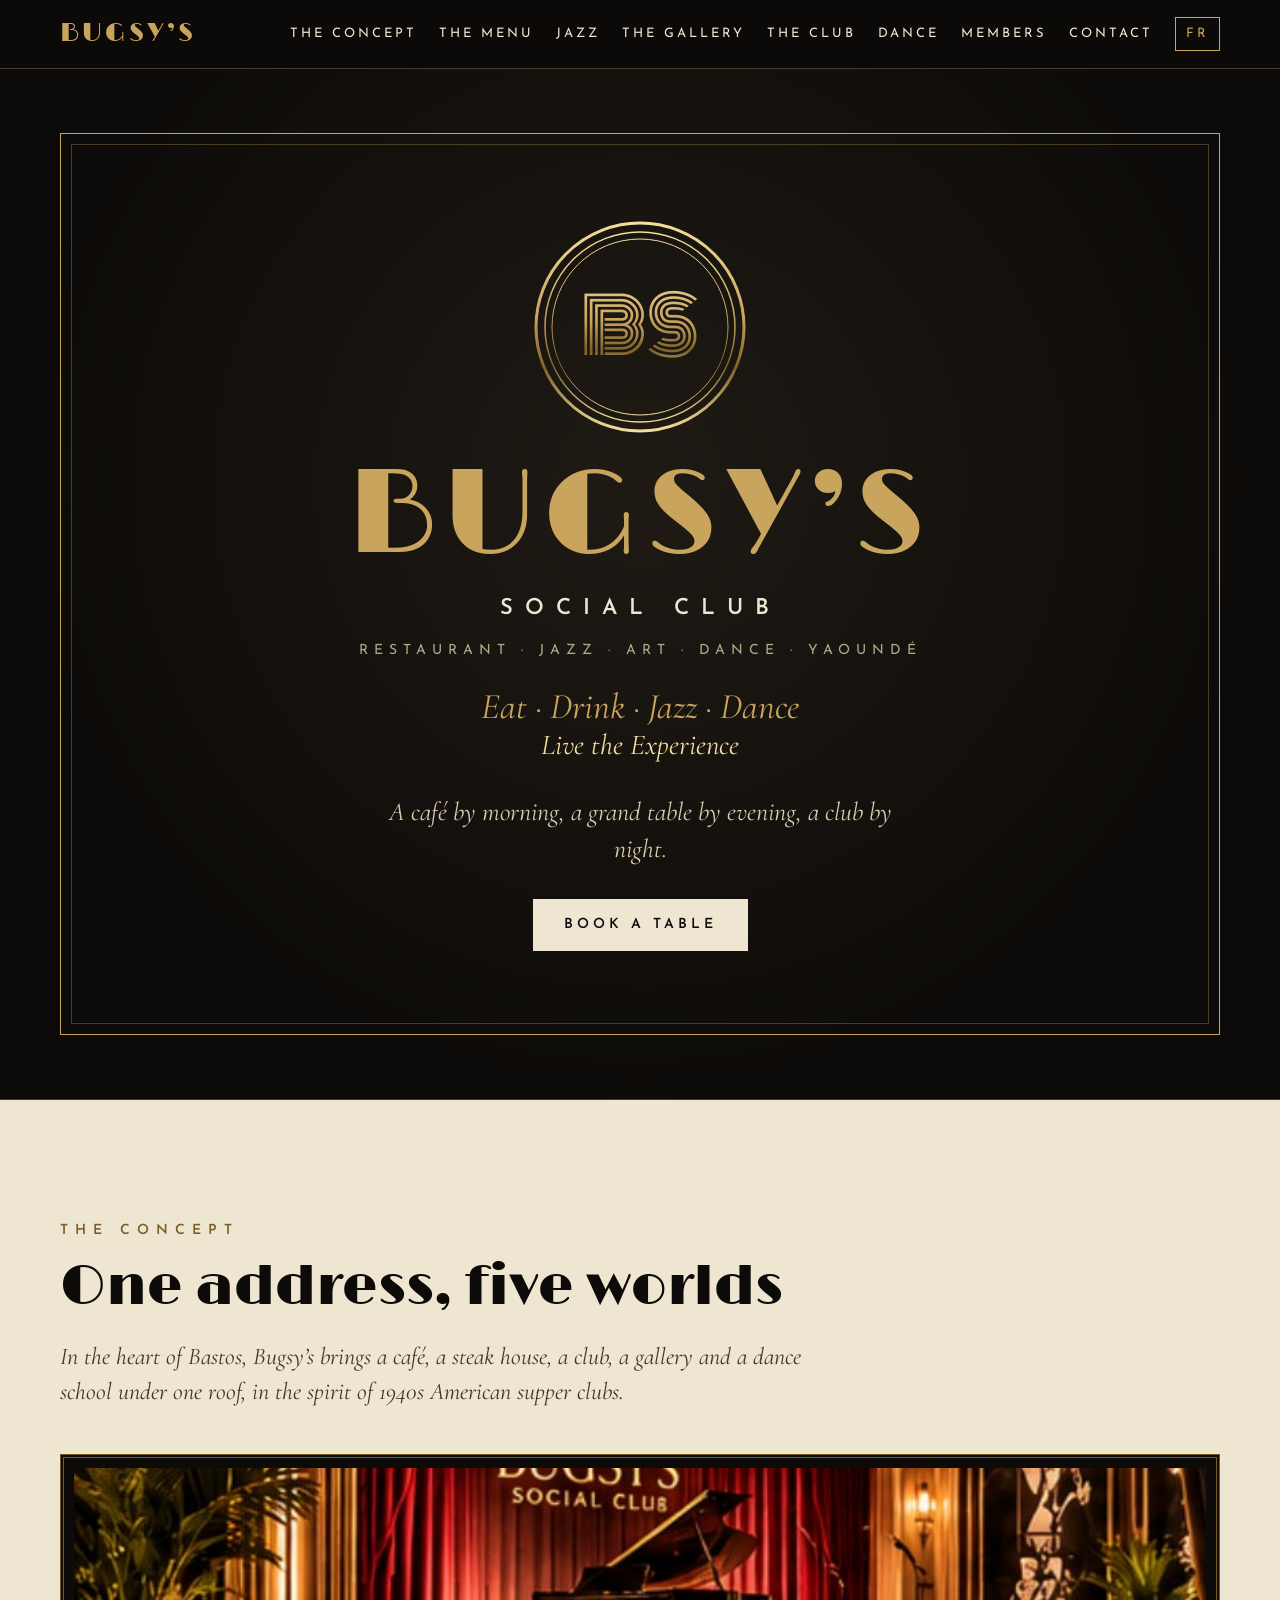
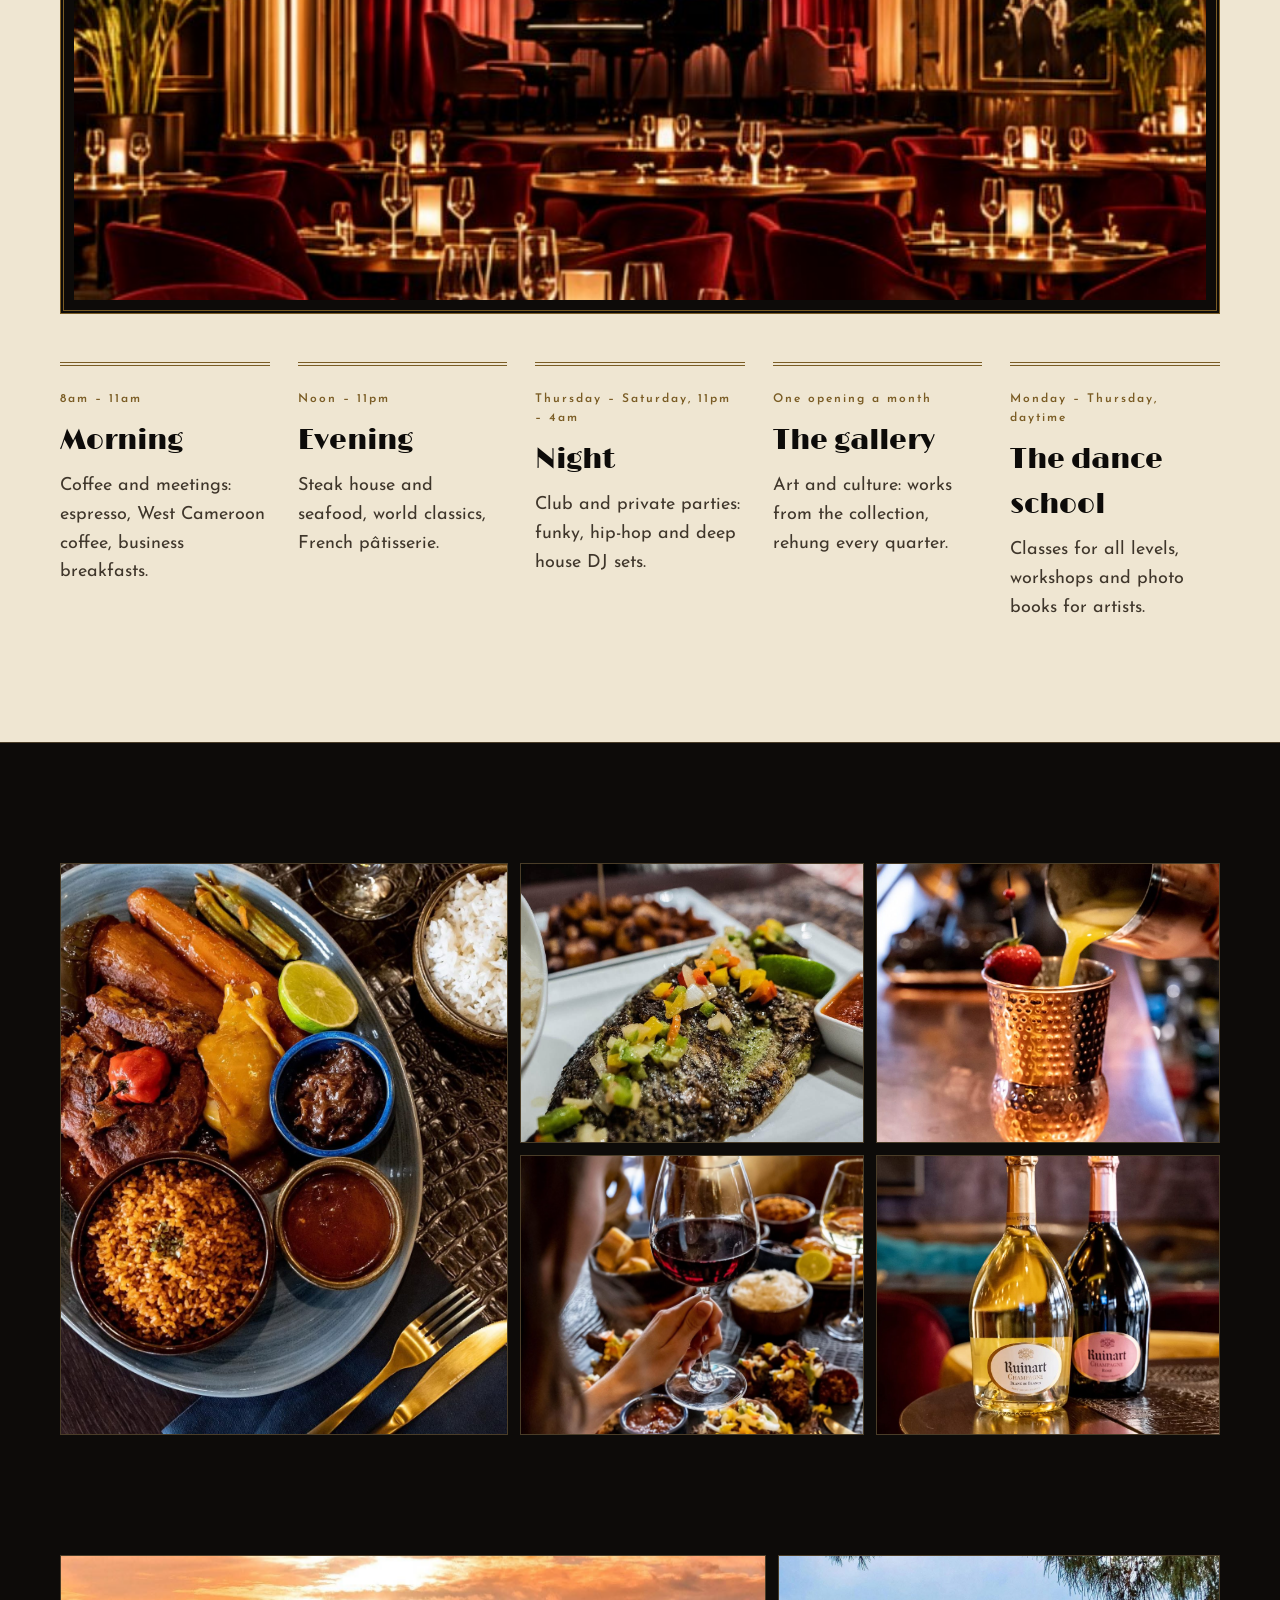
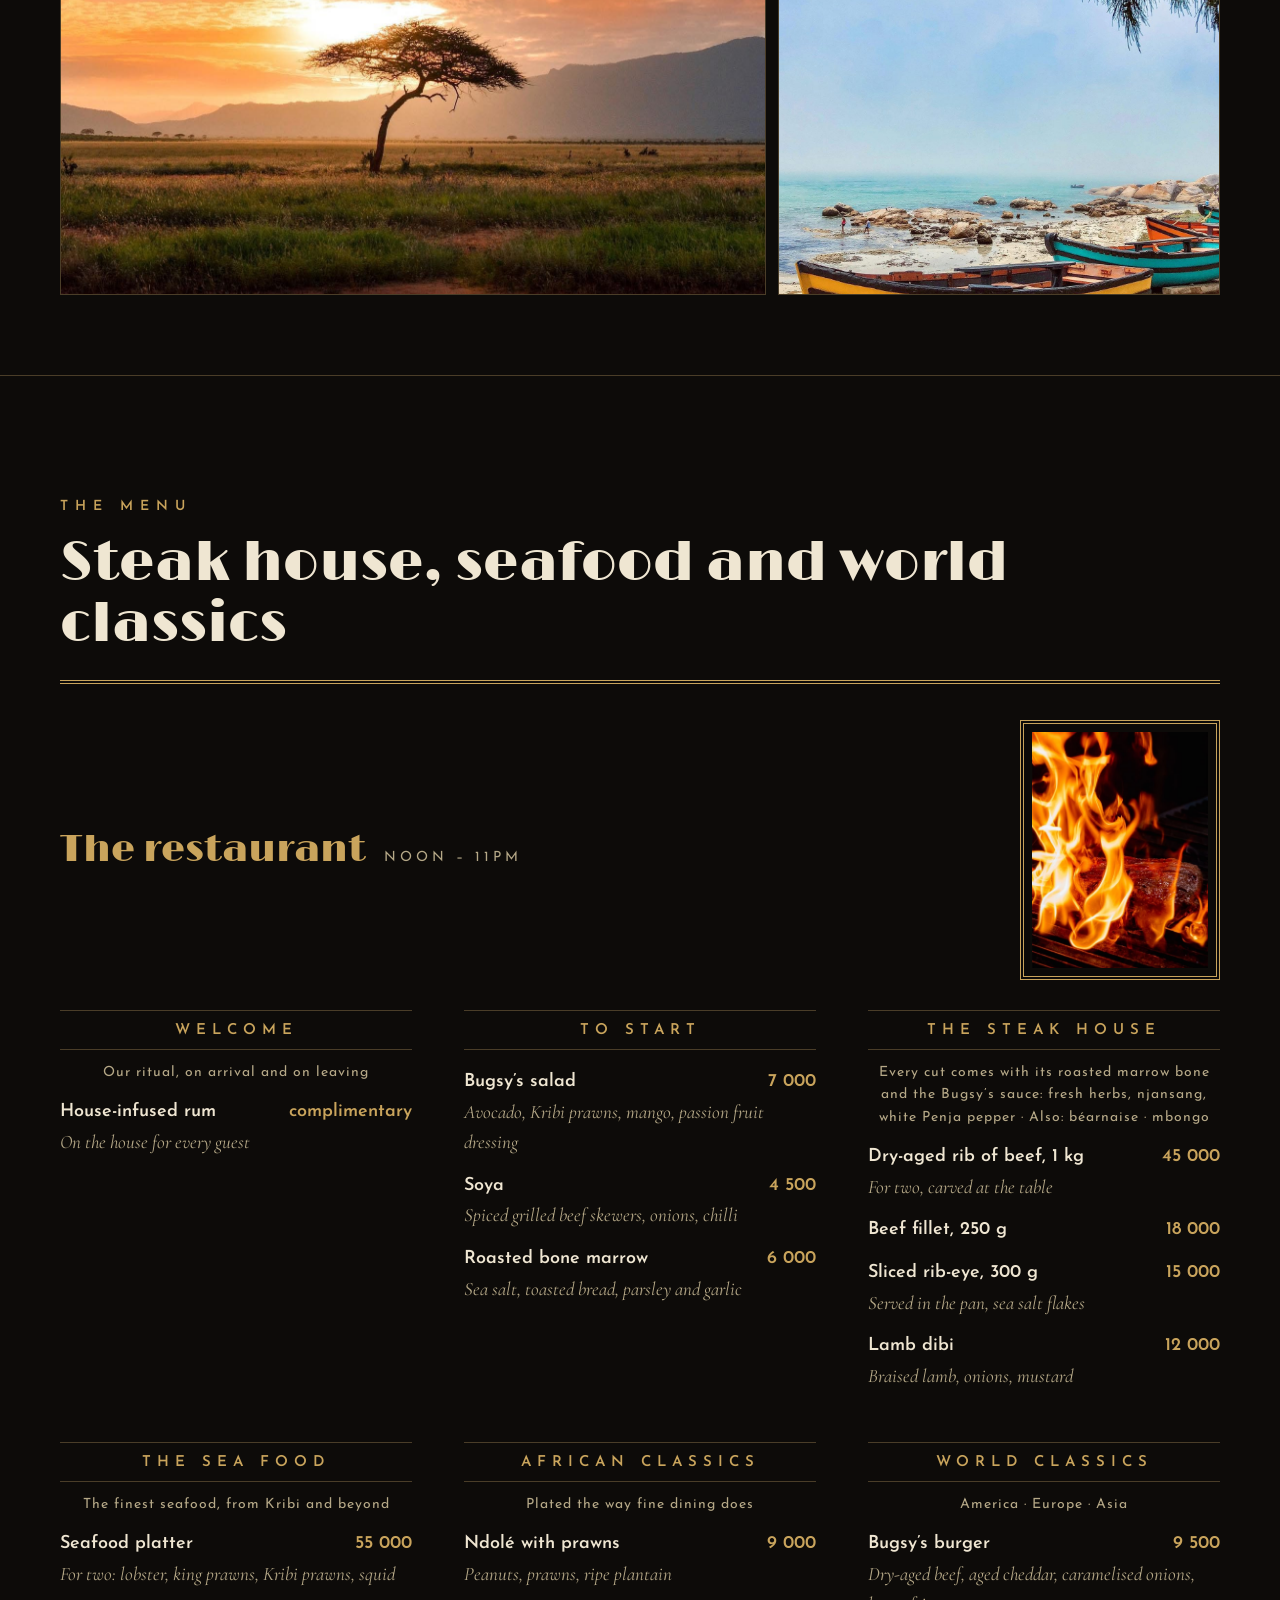
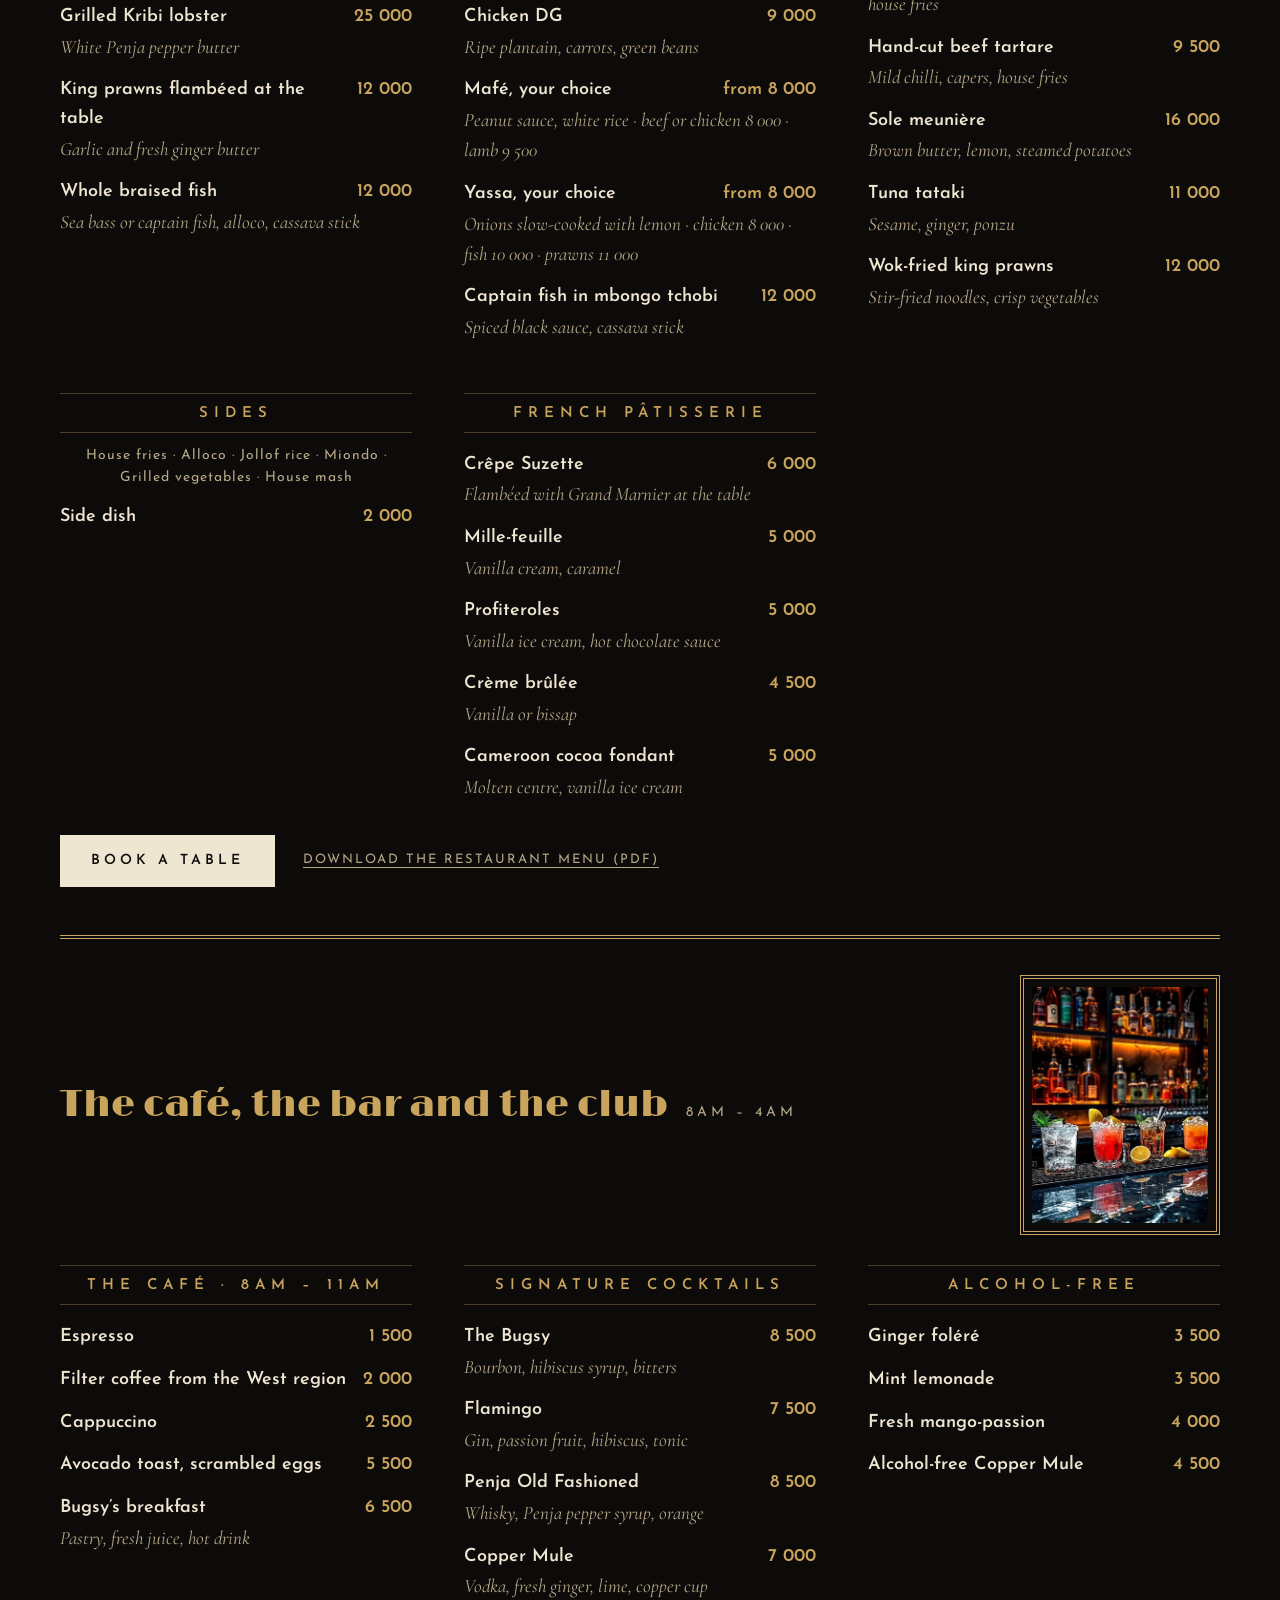
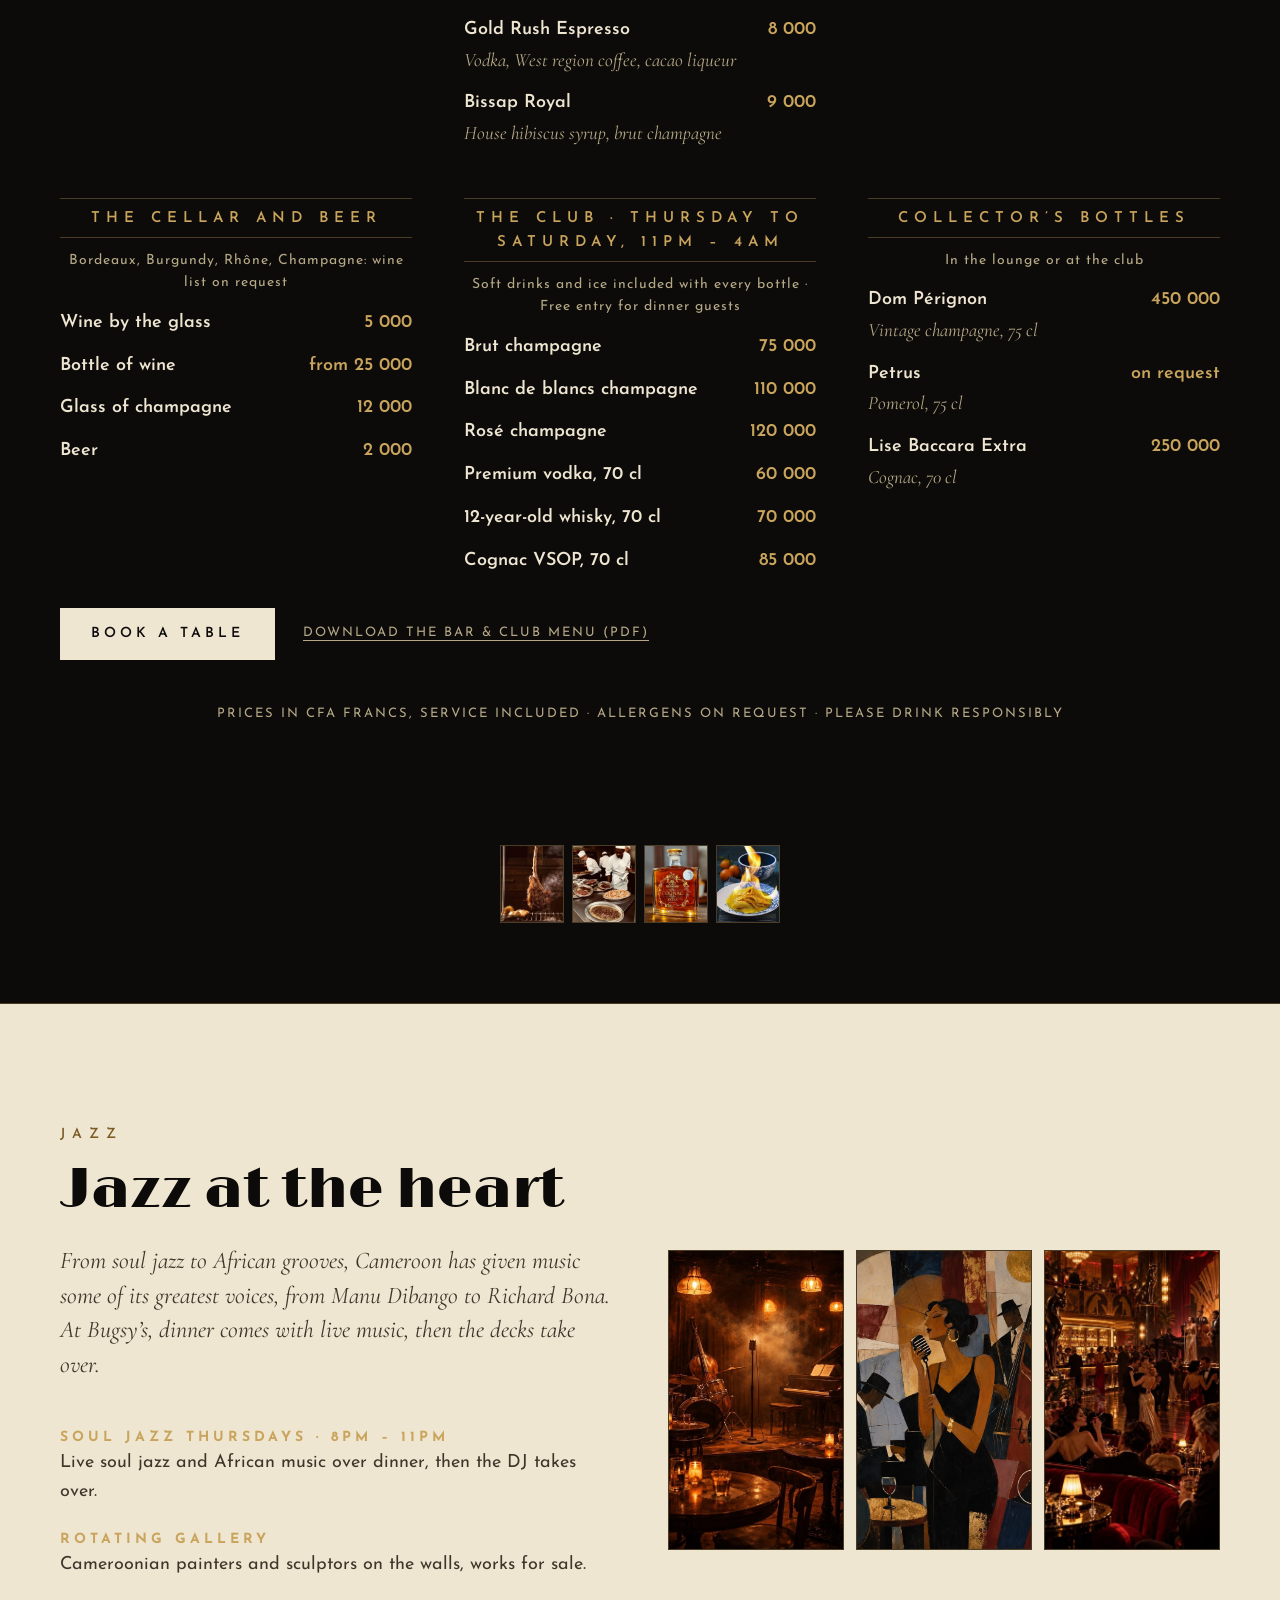
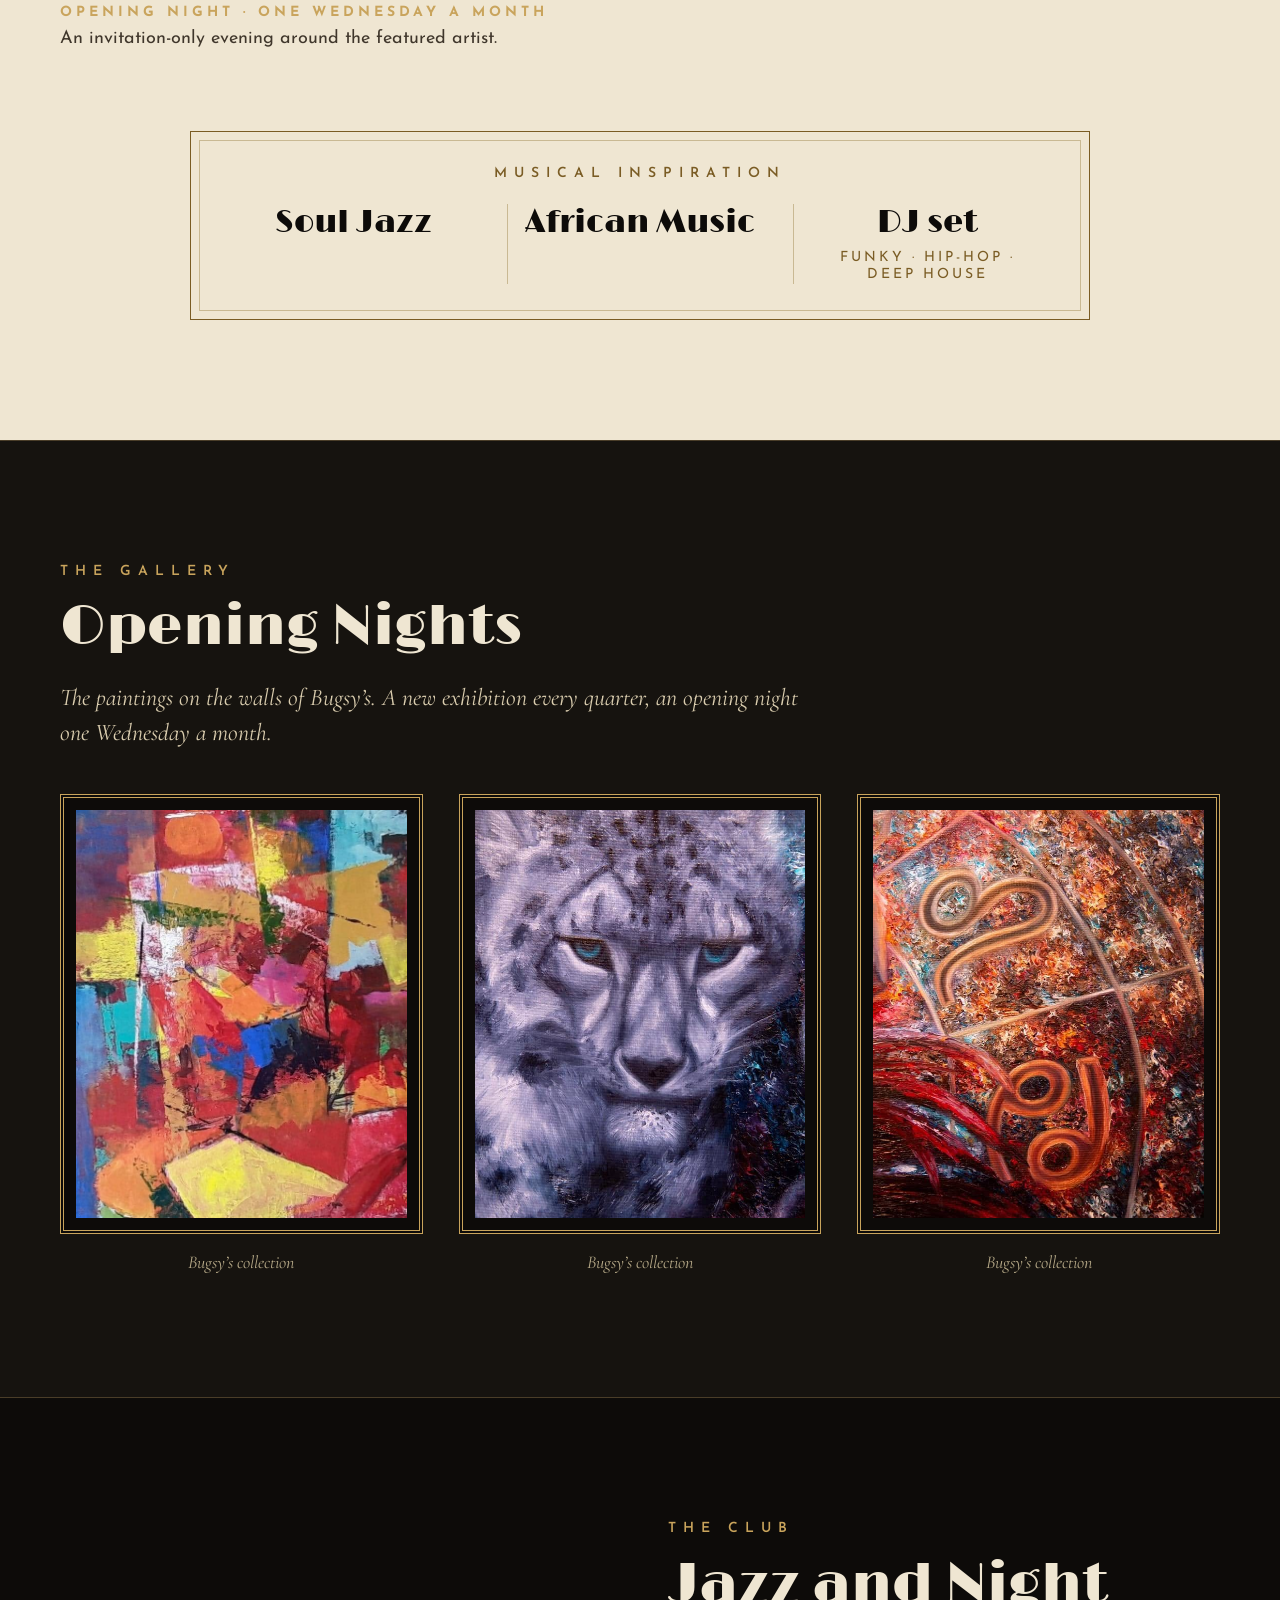
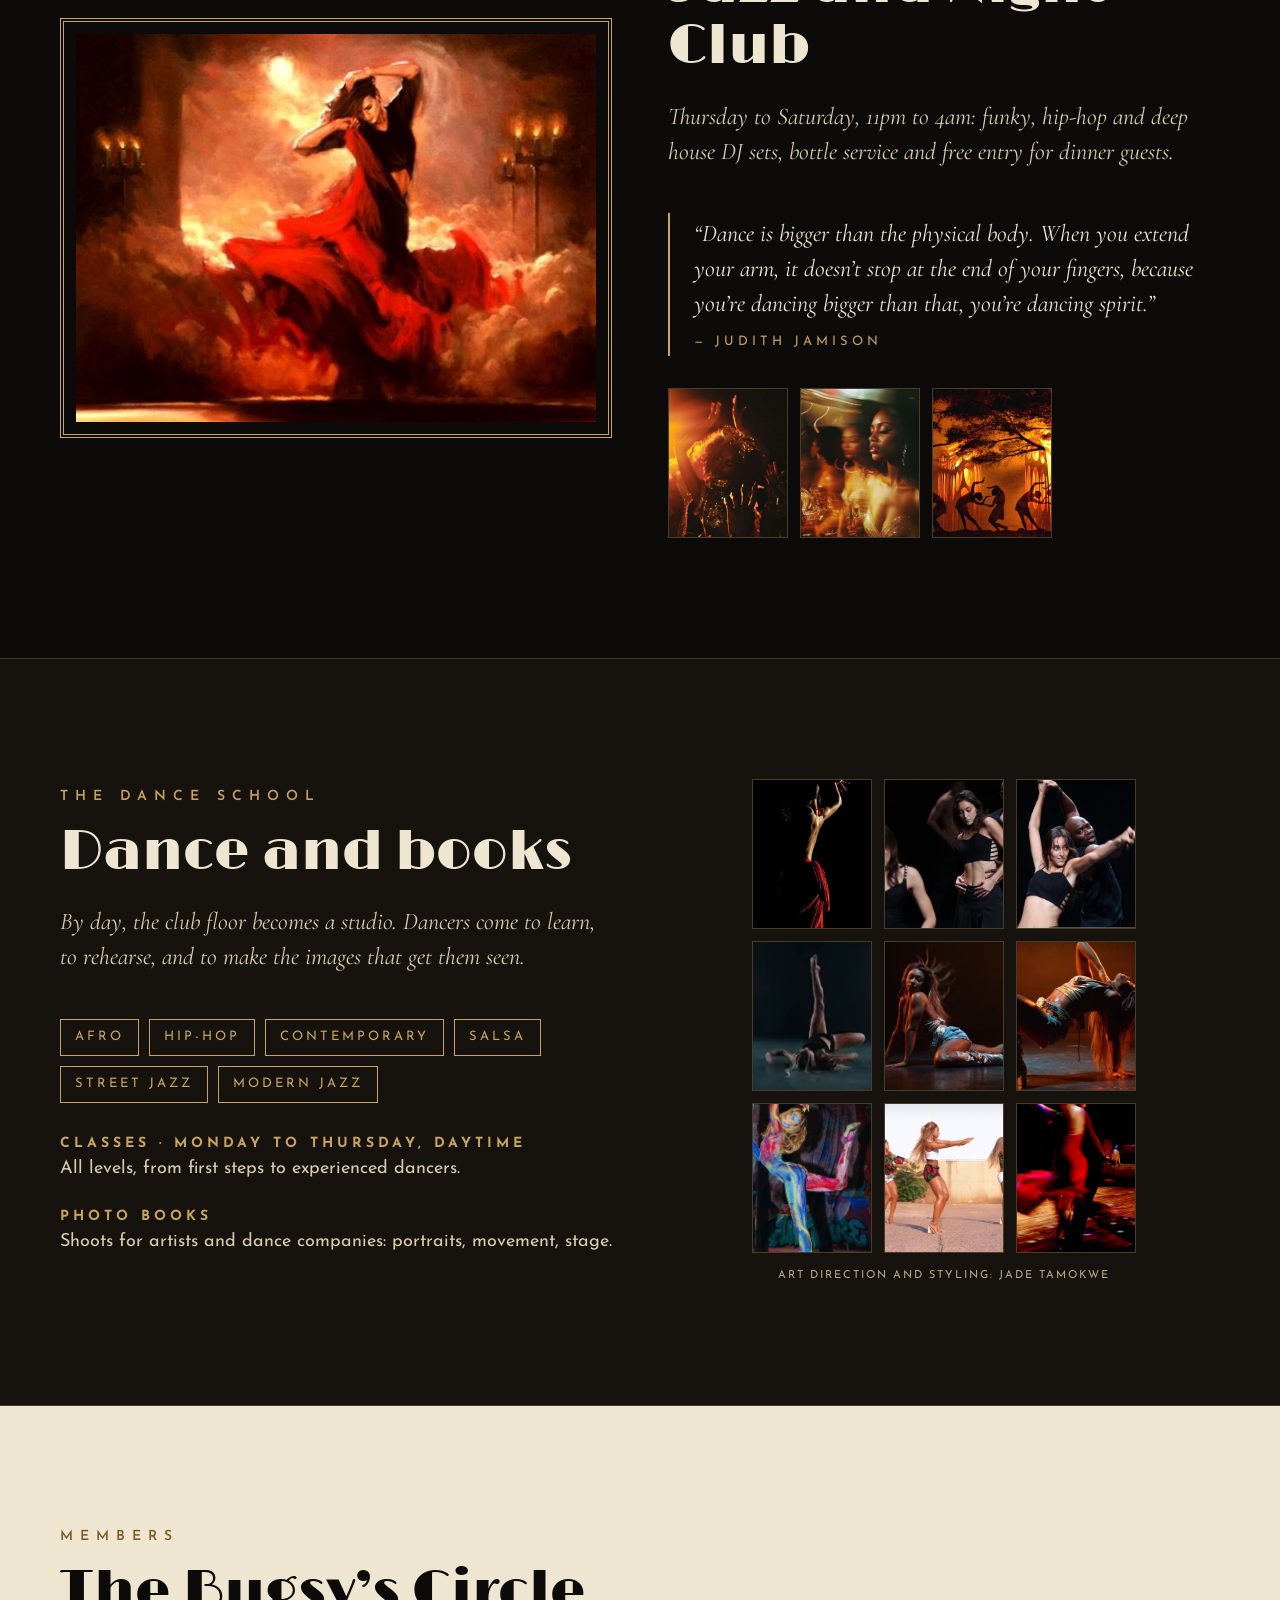
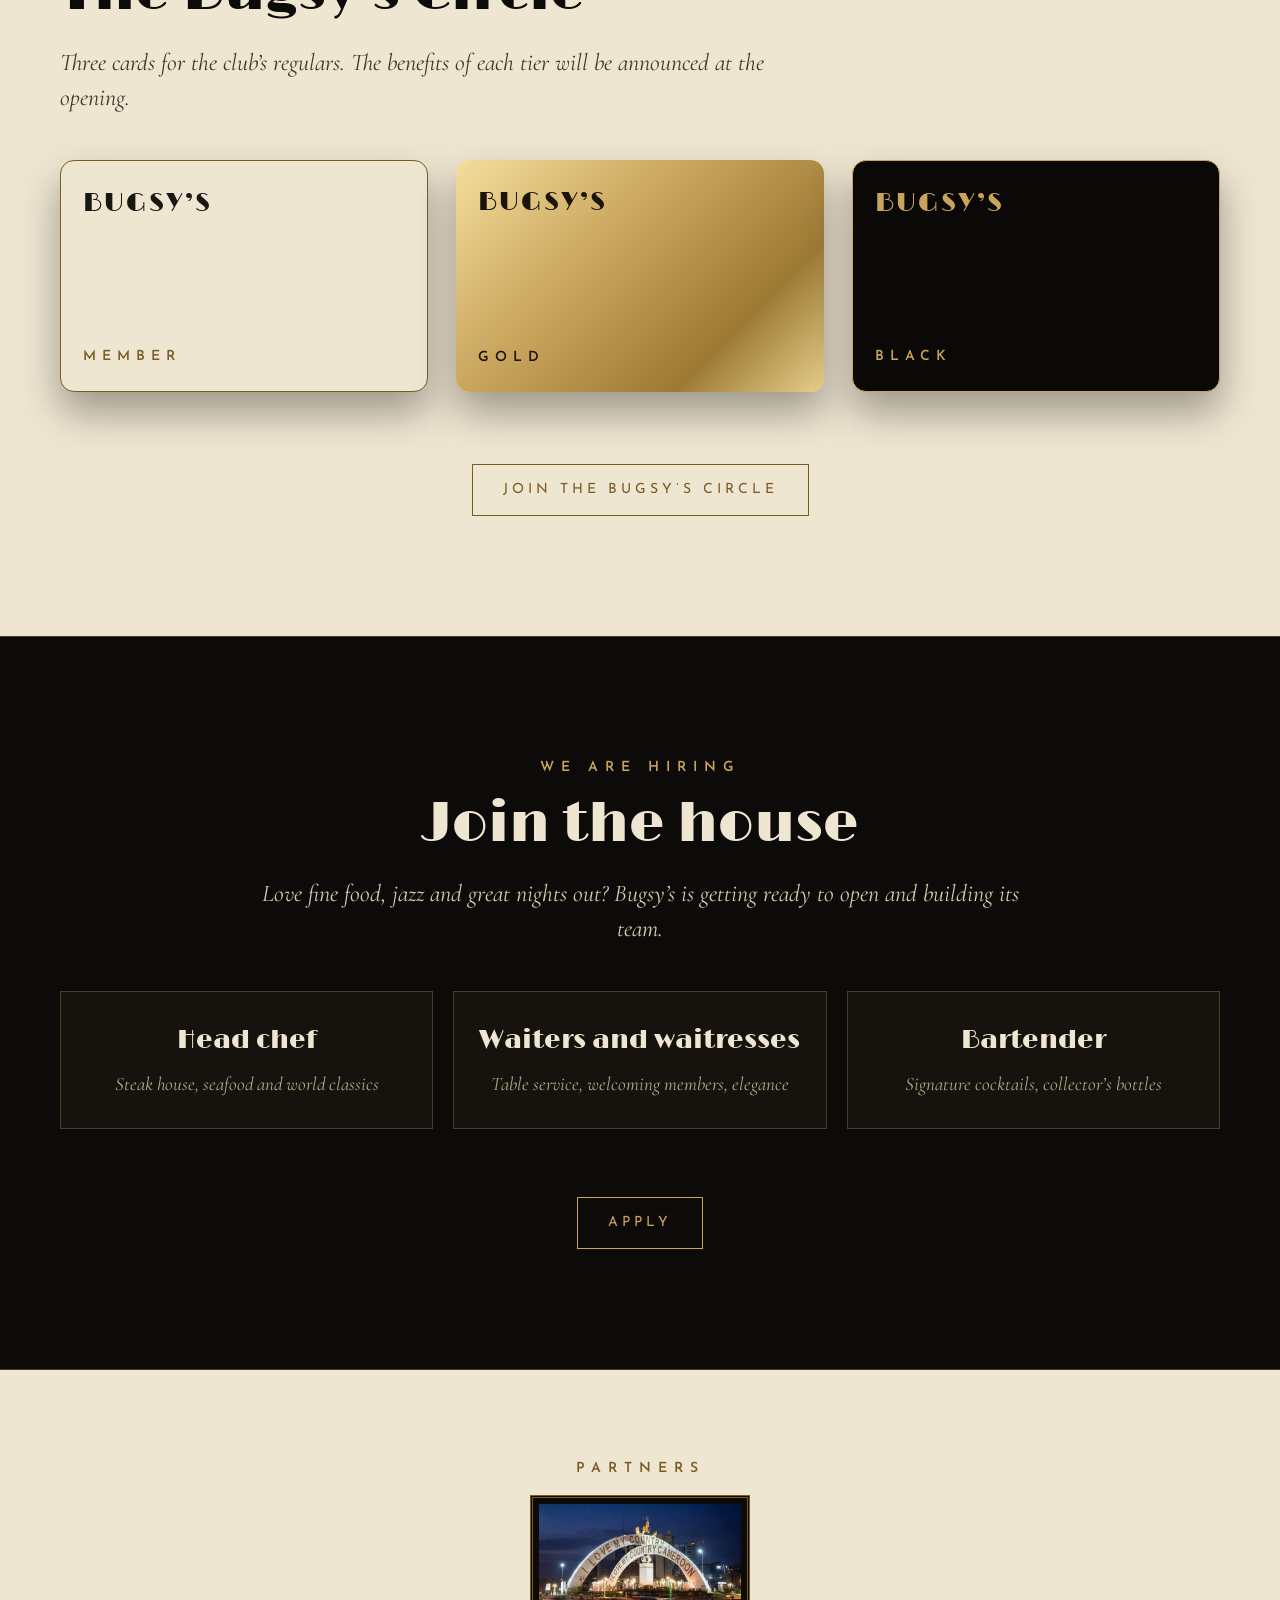
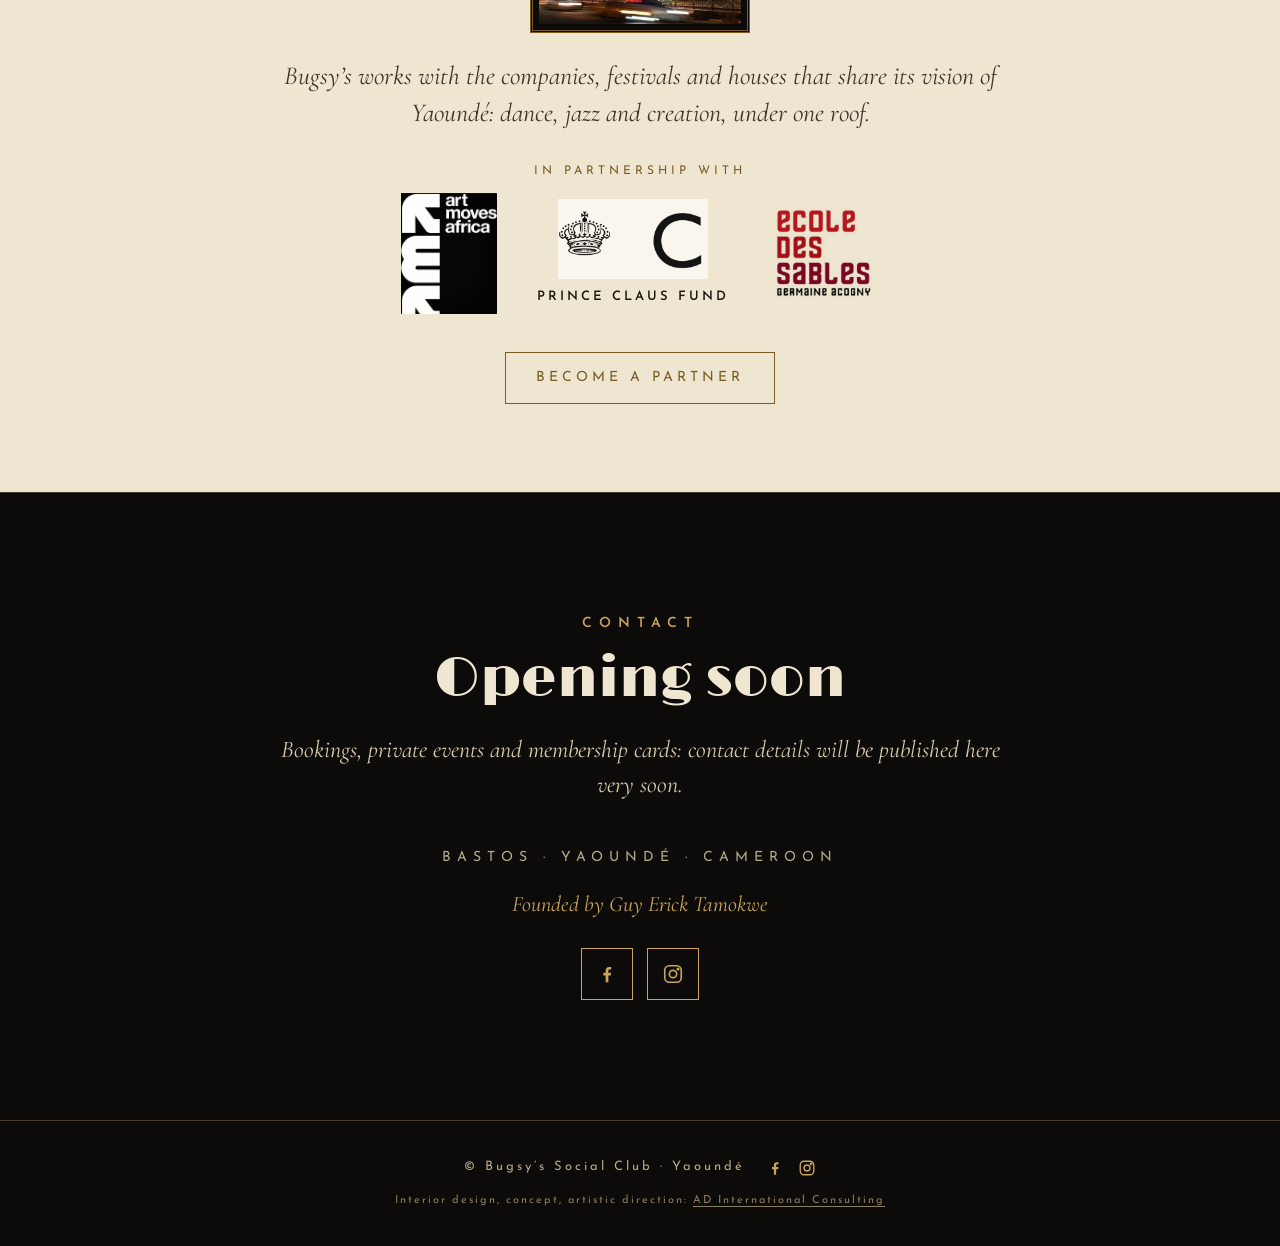
<file: en/index.html>
<!doctype html>
<html lang="en">
<head>
<meta charset="utf-8">
<meta name="viewport" content="width=device-width, initial-scale=1">
<title>Bugsy’s Social Club — Café, steak house & club in Yaoundé</title>
<meta name="description" content="Bugsy’s Social Club, in Bastos, Yaoundé: a café by morning, a steak house & seafood restaurant by day, soul jazz and African music on Thursdays, funky, hip-hop and deep house DJ sets by night.">
<meta name="google-site-verification" content="RqMSrApwnwL7EWHjoufAK615FxAHIwPgRF8zSP913zs">
<link rel="canonical" href="https://bugsys-club.github.io/bugsysclub/en/">
<link rel="alternate" hreflang="fr" href="https://bugsys-club.github.io/bugsysclub/">
<link rel="alternate" hreflang="en" href="https://bugsys-club.github.io/bugsysclub/en/">
<meta property="og:title" content="Bugsy’s Social Club — Café, steak house & club in Yaoundé">
<meta property="og:description" content="Bugsy’s Social Club, in Bastos, Yaoundé: a café by morning, a steak house & seafood restaurant by day, soul jazz and African music on Thursdays, funky, hip-hop and deep house DJ sets by night.">
<meta property="og:image" content="https://bugsys-club.github.io/bugsysclub/assets/img/plateau.jpg">
<meta property="og:url" content="https://bugsys-club.github.io/bugsysclub/en/">
<link rel="preconnect" href="https://fonts.googleapis.com">
<link rel="preconnect" href="https://fonts.gstatic.com" crossorigin>
<link href="https://fonts.googleapis.com/css2?family=Limelight&family=Monoton&family=Josefin+Sans:wght@400;600&family=Cormorant+Garamond:ital,wght@1,500&display=swap" rel="stylesheet">
<link rel="stylesheet" href="../assets/style.css">
<link rel="icon" href="../assets/favicon.svg" type="image/svg+xml">
<meta name="twitter:card" content="summary_large_image">
<script type="application/ld+json">{"@context": "https://schema.org", "@type": ["Restaurant", "BarOrPub"], "name": "Bugsy’s Social Club", "url": "https://bugsys-club.github.io/bugsysclub/en/", "description": "Bugsy’s Social Club, in Bastos, Yaoundé: a café by morning, a steak house & seafood restaurant by day, soul jazz and African music on Thursdays, funky, hip-hop and deep house DJ sets by night.", "image": "https://bugsys-club.github.io/bugsysclub/assets/img/plateau.jpg", "servesCuisine": ["Steakhouse", "Seafood", "Cameroonian", "African", "French", "International"], "address": {"@type": "PostalAddress", "addressLocality": "Yaoundé", "addressRegion": "Bastos", "addressCountry": "CM"}, "inLanguage": "en", "founder": {"@type": "Person", "name": "Guy Erick Tamokwe", "sameAs": ["https://www.instagram.com/guyericktamokwe/"]}, "sameAs": ["https://www.facebook.com/share/19V8M8bjyL/"]}</script>
</head>
<body>
<header class="header"><div class="wrap">
  <a class="brand" href="#top">BUGSY’S</a>
  <nav class="nav"><a href="#concept">The concept</a><a href="#carte">The menu</a><a href="#jazz">Jazz</a><a href="#galerie">The gallery</a><a href="#club">The club</a><a href="#danse">Dance</a><a href="#membres">Members</a><a href="#contact">Contact</a><a class="lang" href="../" hreflang="fr">FR</a><button class="burger" type="button" aria-expanded="false" aria-controls="sommaire">Contents</button></nav>
</div></header>
<div class="sommaire" id="sommaire" hidden>
  <p class="sommaire-titre">Contents</p>
  <ol><li><a href="#concept">The concept</a></li><li><a href="#carte">The menu</a></li><li><a href="#jazz">Jazz</a></li><li><a href="#galerie">The gallery</a></li><li><a href="#club">The club</a></li><li><a href="#danse">Dance</a></li><li><a href="#membres">Members</a></li><li><a href="#contact">Contact</a></li></ol>
  <button class="fermer" type="button">Close</button>
</div>
<script>
(function () {
  var b = document.querySelector('.burger'), s = document.getElementById('sommaire');
  function ouvrir(o) { s.hidden = !o; b.setAttribute('aria-expanded', o); document.body.style.overflow = o ? 'hidden' : ''; }
  b.addEventListener('click', function () { ouvrir(s.hidden); });
  s.querySelector('.fermer').addEventListener('click', function () { ouvrir(false); });
  s.querySelectorAll('a').forEach(function (a) { a.addEventListener('click', function () { ouvrir(false); }); });
})();
</script>
<main id="top">
<section class="hero"><div class="wrap"><div class="hero-frame"><div class="hero-inner">
  <svg viewBox="0 0 220 220" role="img" aria-label="Monogramme BS de Bugsy’s Social Club">
  <defs><linearGradient id="or" x1="0" y1="0" x2="0" y2="1">
    <stop offset="0" stop-color="#F3DE9C"/><stop offset="0.45" stop-color="#C9A45C"/>
    <stop offset="0.7" stop-color="#7E6127"/><stop offset="1" stop-color="#F3DE9C"/></linearGradient></defs>
  <circle cx="110" cy="110" r="104" fill="none" stroke="url(#or)" stroke-width="3"/>
  <circle cx="110" cy="110" r="95" fill="none" stroke="url(#or)" stroke-width="1.5"/>
  <circle cx="110" cy="110" r="88" fill="none" stroke="url(#or)" stroke-width="1"/>
  <text x="110" y="138" text-anchor="middle" font-family="Monoton, serif" font-size="76" fill="url(#or)">BS</text>
</svg>
  <h1>BUGSY’S</h1>
  <p class="club">SOCIAL CLUB</p>
  <p class="sous">Restaurant · Jazz · Art · Dance · Yaoundé</p>
  <p class="signature">Eat · Drink · Jazz · Dance<span>Live the Experience</span></p>
  <p class="accroche">A café by morning, a grand table by evening, a club by night.</p>
  <a class="btn btn-plein" href="#contact" data-objet="Booking">Book a table</a>
</div></div></div></section>

<section class="section clair" id="concept"><div class="wrap">
  <p class="eyebrow">The concept</p>
  <h2>One address, five worlds</h2>
  <p class="intro">In the heart of Bastos, Bugsy’s brings a café, a steak house, a club, a gallery and a dance school under one roof, in the spirit of 1940s American supper clubs.</p>
  <figure class="ambiance"><img src="../assets/img/ambiance-salle.jpg" alt="The Bugsy’s dining room: red velvet chairs, chandelier, stage and grand piano" loading="lazy"></figure>
  <div class="trois cinq"><div class="temps"><div class="heure">8am – 11am</div><h3>Morning</h3><p>Coffee and meetings: espresso, West Cameroon coffee, business breakfasts.</p></div><div class="temps"><div class="heure">Noon – 11pm</div><h3>Evening</h3><p>Steak house and seafood, world classics, French pâtisserie.</p></div><div class="temps"><div class="heure">Thursday – Saturday, 11pm – 4am</div><h3>Night</h3><p>Club and private parties: funky, hip-hop and deep house DJ sets.</p></div><div class="temps"><div class="heure">One opening a month</div><h3>The gallery</h3><p>Art and culture: works from the collection, rehung every quarter.</p></div><div class="temps"><div class="heure">Monday – Thursday, daytime</div><h3>The dance school</h3><p>Classes for all levels, workshops and photo books for artists.</p></div></div>
</div></section>

<section class="section"><div class="wrap"><div class="galerie"><img src="../assets/img/plateau.jpg" alt="Platter of braised meats, red rice and house sauces" loading="lazy"><img src="../assets/img/poisson.jpg" alt="Braised fish with pepper salsa and lime" loading="lazy"><img src="../assets/img/cocktail.jpg" alt="Cocktail served in a copper cup" loading="lazy"><img src="../assets/img/vin.jpg" alt="Glass of red wine above a laid table" loading="lazy"><img src="../assets/img/champagne.jpg" alt="Champagne on a lounge table" loading="lazy"></div></div></section>

<section class="section illustrations"><div class="wrap"><div class="racines">
    <img src="../assets/img/savane.jpg" alt="Lone acacia tree on the savannah at sunset" loading="lazy">
    <img src="../assets/img/barques.jpg" alt="Colourful fishing boats on an African beach" loading="lazy">
</div></div></section>

<section class="section" id="carte"><div class="wrap">
  <p class="eyebrow">The menu</p>
  <h2>Steak house, seafood and world classics</h2>
  <div class="volet"><div class="volet-tete"><p class="volet-titre">The restaurant <span>Noon – 11pm</span></p><img src="../assets/img/grill-flammes.jpg" alt="Beef seared in the flames of the grill" loading="lazy"></div><div class="carte"><div class="rubrique"><h3>Welcome</h3><p class="note">Our ritual, on arrival and on leaving</p><p class="plat"><span class="ligne"><strong>House-infused rum</strong><b class="prix">complimentary</b></span><span class="desc">On the house for every guest</span></p></div><div class="rubrique"><h3>To start</h3><p class="plat"><span class="ligne"><strong>Bugsy’s salad</strong><b class="prix">7 000</b></span><span class="desc">Avocado, Kribi prawns, mango, passion fruit dressing</span></p><p class="plat"><span class="ligne"><strong>Soya</strong><b class="prix">4 500</b></span><span class="desc">Spiced grilled beef skewers, onions, chilli</span></p><p class="plat"><span class="ligne"><strong>Roasted bone marrow</strong><b class="prix">6 000</b></span><span class="desc">Sea salt, toasted bread, parsley and garlic</span></p></div><div class="rubrique"><h3>The Steak House</h3><p class="note">Every cut comes with its roasted marrow bone and the Bugsy’s sauce: fresh herbs, njansang, white Penja pepper · Also: béarnaise · mbongo</p><p class="plat"><span class="ligne"><strong>Dry-aged rib of beef, 1 kg</strong><b class="prix">45 000</b></span><span class="desc">For two, carved at the table</span></p><p class="plat"><span class="ligne"><strong>Beef fillet, 250 g</strong><b class="prix">18 000</b></span></p><p class="plat"><span class="ligne"><strong>Sliced rib-eye, 300 g</strong><b class="prix">15 000</b></span><span class="desc">Served in the pan, sea salt flakes</span></p><p class="plat"><span class="ligne"><strong>Lamb dibi</strong><b class="prix">12 000</b></span><span class="desc">Braised lamb, onions, mustard</span></p></div><div class="rubrique"><h3>The Sea Food</h3><p class="note">The finest seafood, from Kribi and beyond</p><p class="plat"><span class="ligne"><strong>Seafood platter</strong><b class="prix">55 000</b></span><span class="desc">For two: lobster, king prawns, Kribi prawns, squid</span></p><p class="plat"><span class="ligne"><strong>Grilled Kribi lobster</strong><b class="prix">25 000</b></span><span class="desc">White Penja pepper butter</span></p><p class="plat"><span class="ligne"><strong>King prawns flambéed at the table</strong><b class="prix">12 000</b></span><span class="desc">Garlic and fresh ginger butter</span></p><p class="plat"><span class="ligne"><strong>Whole braised fish</strong><b class="prix">12 000</b></span><span class="desc">Sea bass or captain fish, alloco, cassava stick</span></p></div><div class="rubrique"><h3>African classics</h3><p class="note">Plated the way fine dining does</p><p class="plat"><span class="ligne"><strong>Ndolé with prawns</strong><b class="prix">9 000</b></span><span class="desc">Peanuts, prawns, ripe plantain</span></p><p class="plat"><span class="ligne"><strong>Chicken DG</strong><b class="prix">9 000</b></span><span class="desc">Ripe plantain, carrots, green beans</span></p><p class="plat"><span class="ligne"><strong>Mafé, your choice</strong><b class="prix">from 8 000</b></span><span class="desc">Peanut sauce, white rice · beef or chicken 8 000 · lamb 9 500</span></p><p class="plat"><span class="ligne"><strong>Yassa, your choice</strong><b class="prix">from 8 000</b></span><span class="desc">Onions slow-cooked with lemon · chicken 8 000 · fish 10 000 · prawns 11 000</span></p><p class="plat"><span class="ligne"><strong>Captain fish in mbongo tchobi</strong><b class="prix">12 000</b></span><span class="desc">Spiced black sauce, cassava stick</span></p></div><div class="rubrique"><h3>World classics</h3><p class="note">America · Europe · Asia</p><p class="plat"><span class="ligne"><strong>Bugsy’s burger</strong><b class="prix">9 500</b></span><span class="desc">Dry-aged beef, aged cheddar, caramelised onions, house fries</span></p><p class="plat"><span class="ligne"><strong>Hand-cut beef tartare</strong><b class="prix">9 500</b></span><span class="desc">Mild chilli, capers, house fries</span></p><p class="plat"><span class="ligne"><strong>Sole meunière</strong><b class="prix">16 000</b></span><span class="desc">Brown butter, lemon, steamed potatoes</span></p><p class="plat"><span class="ligne"><strong>Tuna tataki</strong><b class="prix">11 000</b></span><span class="desc">Sesame, ginger, ponzu</span></p><p class="plat"><span class="ligne"><strong>Wok-fried king prawns</strong><b class="prix">12 000</b></span><span class="desc">Stir-fried noodles, crisp vegetables</span></p></div><div class="rubrique"><h3>Sides</h3><p class="note">House fries · Alloco · Jollof rice · Miondo · Grilled vegetables · House mash</p><p class="plat"><span class="ligne"><strong>Side dish</strong><b class="prix">2 000</b></span></p></div><div class="rubrique"><h3>French pâtisserie</h3><p class="plat"><span class="ligne"><strong>Crêpe Suzette</strong><b class="prix">6 000</b></span><span class="desc">Flambéed with Grand Marnier at the table</span></p><p class="plat"><span class="ligne"><strong>Mille-feuille</strong><b class="prix">5 000</b></span><span class="desc">Vanilla cream, caramel</span></p><p class="plat"><span class="ligne"><strong>Profiteroles</strong><b class="prix">5 000</b></span><span class="desc">Vanilla ice cream, hot chocolate sauce</span></p><p class="plat"><span class="ligne"><strong>Crème brûlée</strong><b class="prix">4 500</b></span><span class="desc">Vanilla or bissap</span></p><p class="plat"><span class="ligne"><strong>Cameroon cocoa fondant</strong><b class="prix">5 000</b></span><span class="desc">Molten centre, vanilla ice cream</span></p></div></div><div class="volet-actions"><a class="btn btn-plein" href="#contact" data-objet="Booking">Book a table</a><a class="lien-pdf" href="../assets/cartes/bugsys-carte-restaurant.pdf" download>Download the restaurant menu (PDF)</a></div></div><div class="volet"><div class="volet-tete"><p class="volet-titre">The café, the bar and the club <span>8am – 4am</span></p><img src="../assets/img/bar-cocktails.jpg" alt="Cocktails lined up on the bar counter, lit bottles behind" loading="lazy"></div><div class="carte"><div class="rubrique"><h3>The café · 8am – 11am</h3><p class="plat"><span class="ligne"><strong>Espresso</strong><b class="prix">1 500</b></span></p><p class="plat"><span class="ligne"><strong>Filter coffee from the West region</strong><b class="prix">2 000</b></span></p><p class="plat"><span class="ligne"><strong>Cappuccino</strong><b class="prix">2 500</b></span></p><p class="plat"><span class="ligne"><strong>Avocado toast, scrambled eggs</strong><b class="prix">5 500</b></span></p><p class="plat"><span class="ligne"><strong>Bugsy’s breakfast</strong><b class="prix">6 500</b></span><span class="desc">Pastry, fresh juice, hot drink</span></p></div><div class="rubrique"><h3>Signature cocktails</h3><p class="plat"><span class="ligne"><strong>The Bugsy</strong><b class="prix">8 500</b></span><span class="desc">Bourbon, hibiscus syrup, bitters</span></p><p class="plat"><span class="ligne"><strong>Flamingo</strong><b class="prix">7 500</b></span><span class="desc">Gin, passion fruit, hibiscus, tonic</span></p><p class="plat"><span class="ligne"><strong>Penja Old Fashioned</strong><b class="prix">8 500</b></span><span class="desc">Whisky, Penja pepper syrup, orange</span></p><p class="plat"><span class="ligne"><strong>Copper Mule</strong><b class="prix">7 000</b></span><span class="desc">Vodka, fresh ginger, lime, copper cup</span></p><p class="plat"><span class="ligne"><strong>Gold Rush Espresso</strong><b class="prix">8 000</b></span><span class="desc">Vodka, West region coffee, cacao liqueur</span></p><p class="plat"><span class="ligne"><strong>Bissap Royal</strong><b class="prix">9 000</b></span><span class="desc">House hibiscus syrup, brut champagne</span></p></div><div class="rubrique"><h3>Alcohol-free</h3><p class="plat"><span class="ligne"><strong>Ginger foléré</strong><b class="prix">3 500</b></span></p><p class="plat"><span class="ligne"><strong>Mint lemonade</strong><b class="prix">3 500</b></span></p><p class="plat"><span class="ligne"><strong>Fresh mango-passion</strong><b class="prix">4 000</b></span></p><p class="plat"><span class="ligne"><strong>Alcohol-free Copper Mule</strong><b class="prix">4 500</b></span></p></div><div class="rubrique"><h3>The cellar and beer</h3><p class="note">Bordeaux, Burgundy, Rhône, Champagne: wine list on request</p><p class="plat"><span class="ligne"><strong>Wine by the glass</strong><b class="prix">5 000</b></span></p><p class="plat"><span class="ligne"><strong>Bottle of wine</strong><b class="prix">from 25 000</b></span></p><p class="plat"><span class="ligne"><strong>Glass of champagne</strong><b class="prix">12 000</b></span></p><p class="plat"><span class="ligne"><strong>Beer</strong><b class="prix">2 000</b></span></p></div><div class="rubrique"><h3>The club · Thursday to Saturday, 11pm – 4am</h3><p class="note">Soft drinks and ice included with every bottle · Free entry for dinner guests</p><p class="plat"><span class="ligne"><strong>Brut champagne</strong><b class="prix">75 000</b></span></p><p class="plat"><span class="ligne"><strong>Blanc de blancs champagne</strong><b class="prix">110 000</b></span></p><p class="plat"><span class="ligne"><strong>Rosé champagne</strong><b class="prix">120 000</b></span></p><p class="plat"><span class="ligne"><strong>Premium vodka, 70 cl</strong><b class="prix">60 000</b></span></p><p class="plat"><span class="ligne"><strong>12-year-old whisky, 70 cl</strong><b class="prix">70 000</b></span></p><p class="plat"><span class="ligne"><strong>Cognac VSOP, 70 cl</strong><b class="prix">85 000</b></span></p></div><div class="rubrique"><h3>Collector’s bottles</h3><p class="note">In the lounge or at the club</p><p class="plat"><span class="ligne"><strong>Dom Pérignon</strong><b class="prix">450 000</b></span><span class="desc">Vintage champagne, 75 cl</span></p><p class="plat"><span class="ligne"><strong>Petrus</strong><b class="prix">on request</b></span><span class="desc">Pomerol, 75 cl</span></p><p class="plat"><span class="ligne"><strong>Lise Baccara Extra</strong><b class="prix">250 000</b></span><span class="desc">Cognac, 70 cl</span></p></div></div><div class="volet-actions"><a class="btn btn-plein" href="#contact" data-objet="Booking">Book a table</a><a class="lien-pdf" href="../assets/cartes/bugsys-carte-bar-club.pdf" download>Download the bar & club menu (PDF)</a></div></div>
  <p class="mention">Prices in CFA francs, service included · Allergens on request · Please drink responsibly</p>
</div></section>

<section class="section illustrations"><div class="wrap"><div class="cuisine">
  <img src="../assets/img/cuisine-tomahawk.jpg" alt="Tomahawk steak hanging over the grill" loading="lazy">
  <img src="../assets/img/cuisine-brigade.jpg" alt="The kitchen brigade plating sliced steaks and fries" loading="lazy">
  <img src="../assets/img/cuisine-cognac.jpg" alt="Decanter of extra cognac in the bar light" loading="lazy">
  <img src="../assets/img/cuisine-crepes.jpg" alt="Orange crêpes, flambéed" loading="lazy">
</div></div></section>

<section class="section clair" id="jazz"><div class="wrap"><div class="jazz">
  <div>
    <p class="eyebrow">Jazz</p>
    <h2>Jazz at the heart</h2>
    <p class="intro">From soul jazz to African grooves, Cameroon has given music some of its greatest voices, from Manu Dibango to Richard Bona. At Bugsy’s, dinner comes with live music, then the decks take over.</p>
    <p class="rdv"><b>Soul Jazz Thursdays · 8pm – 11pm</b>Live soul jazz and African music over dinner, then the DJ takes over.</p><p class="rdv"><b>Rotating gallery</b>Cameroonian painters and sculptors on the walls, works for sale.</p><p class="rdv"><b>Opening night · one Wednesday a month</b>An invitation-only evening around the featured artist.</p>
  </div>
  <div class="jazz-photos">
    <img src="../assets/img/jazz-scene.jpg" alt="Dimly lit jazz stage: double bass, drums, piano and microphone by candlelight" loading="lazy">
    <img src="../assets/img/jazz-peinture.jpg" alt="Painting of a jazz singer with a pianist and a double bass player" loading="lazy">
    <img src="../assets/img/jazz-club.jpg" alt="Art deco jazz club: singer on stage, dancers and red velvet banquettes" loading="lazy">
  </div>
</div>
<aside class="encart-musique">
  <p class="encart-titre">Musical inspiration</p>
  <ul>
    <li>Soul Jazz</li>
    <li>African Music</li>
    <li>DJ set<span>Funky · Hip-hop · <i>Deep House</i></span></li>
  </ul>
</aside>
</div></section>

<section class="section galerie-art" id="galerie"><div class="wrap">
  <p class="eyebrow">The gallery</p>
  <h2>Opening Nights</h2>
  <p class="intro">The paintings on the walls of Bugsy’s. A new exhibition every quarter, an opening night one Wednesday a month.</p>
  <div class="oeuvres">
    <figure><img src="../assets/img/galerie-abstraction.jpg" alt="Abstract painting in red, yellow and blue blocks" loading="lazy"><figcaption>Bugsy’s collection</figcaption></figure>
    <figure><img src="../assets/img/galerie-leopard.jpg" alt="Painting of a snow leopard with turquoise eyes" loading="lazy"><figcaption>Bugsy’s collection</figcaption></figure>
    <figure><img src="../assets/img/galerie-symboles.jpg" alt="Abstract canvas with golden symbols on red and blue" loading="lazy"><figcaption>Bugsy’s collection</figcaption></figure>
  </div>
</div></section>

<section class="section" id="club"><div class="wrap"><div class="jazz">
  <img class="club-image" src="../assets/img/club-danseuse.jpg" alt="Painting of a dancer in a swirling red dress, by candlelight" loading="lazy">
  <div>
    <p class="eyebrow">The club</p>
    <h2>Jazz and Night Club</h2>
    <p class="intro">Thursday to Saturday, 11pm to 4am: funky, hip-hop and deep house DJ sets, bottle service and free entry for dinner guests.</p>
    <blockquote class="citation" lang="en"><p>“Dance is bigger than the physical body. When you extend your arm, it doesn’t stop at the end of your fingers, because you’re dancing bigger than that, you’re dancing spirit.”</p><footer>Judith Jamison</footer></blockquote>
    <div class="club-photos"><img src="../assets/img/club-mains.jpg" alt="Dancer in sequins, hands raised in golden light" loading="lazy"><img src="../assets/img/club-champagne.jpg" alt="Guests in sparkling dresses, champagne in hand" loading="lazy"><img src="../assets/img/club-silhouettes.jpg" alt="Silhouettes of dancers in orange light" loading="lazy"></div>
  </div>
</div></div></section>

<section class="section galerie-art" id="danse"><div class="wrap">
  <div class="jazz">
    <div>
      <p class="eyebrow">The dance school</p>
      <h2>Dance and books</h2>
      <p class="intro">By day, the club floor becomes a studio. Dancers come to learn, to rehearse, and to make the images that get them seen.</p>
      <ul class="styles"><li>Afro</li><li>Hip-hop</li><li>Contemporary</li><li>Salsa</li><li>Street jazz</li><li>Modern jazz</li></ul>
      <p class="rdv"><b>Classes · Monday to Thursday, daytime</b>All levels, from first steps to experienced dancers.</p><p class="rdv"><b>Photo books</b>Shoots for artists and dance companies: portraits, movement, stage.</p>
    </div>
    <div class="danse-bloc">
    <div class="danse-photos"><img src="../assets/img/danse-dos.jpg" alt="Bare back of a dancer against black, red drape" loading="lazy"><img src="../assets/img/danse-contemporain.jpg" alt="Contemporary dancers against a black background" loading="lazy"><img src="../assets/img/danse-duo.jpg" alt="Dance duo, arms raised" loading="lazy"><img src="../assets/img/danse-sol.jpg" alt="Dancer on the floor under copper light" loading="lazy"><img src="../assets/img/danse-solo.jpg" alt="Dancer in a backbend, hair on the floor" loading="lazy"><img src="../assets/img/danse-cambre.jpg" alt="Three afro dancers outdoors" loading="lazy"><img src="../assets/img/danse-graffiti.jpg" alt="Dancer on the floor, one leg raised to the sky" loading="lazy"><img src="../assets/img/danse-afro.jpg" alt="Body-painted dancer against a graffiti wall" loading="lazy"><img src="../assets/img/danse-salsa.jpg" alt="Salsa couple in motion, red dress on the dance floor" loading="lazy"></div>
    <p class="credit-photos">Art direction and styling: Jade Tamokwe</p>
    </div>
  </div>
</div></section>

<section class="section clair" id="membres"><div class="wrap">
  <p class="eyebrow">Members</p>
  <h2>The Bugsy’s Circle</h2>
  <p class="intro">Three cards for the club’s regulars. The benefits of each tier will be announced at the opening.</p>
  <div class="membres"><div class="carte-membre m-membre"><div class="nom">BUGSY’S</div><div class="niveau">MEMBER</div></div><div class="carte-membre m-gold"><div class="nom">BUGSY’S</div><div class="niveau">GOLD</div></div><div class="carte-membre m-black"><div class="nom">BUGSY’S</div><div class="niveau">BLACK</div></div></div>
  <p class="membres-cta"><a class="btn" href="#contact" data-objet="Membership card">Join the Bugsy’s Circle</a></p>
</div></section>

<section class="section recrutement"><div class="wrap">
  <p class="eyebrow">We are hiring</p>
  <h2>Join the house</h2>
  <p class="intro">Love fine food, jazz and great nights out? Bugsy’s is getting ready to open and building its team.</p>
  <div class="postes"><div class="poste"><h3>Head chef</h3><p>Steak house, seafood and world classics</p></div><div class="poste"><h3>Waiters and waitresses</h3><p>Table service, welcoming members, elegance</p></div><div class="poste"><h3>Bartender</h3><p>Signature cocktails, collector’s bottles</p></div></div>
  <a class="btn" href="#contact" data-objet="Job application">Apply</a>
</div></section>

<section class="section clair partenaires"><div class="wrap">
  <p class="eyebrow">Partners</p>
  <img class="partenaires-photo" src="../assets/img/yaounde-arche.jpg" alt="The “I Love My Country Cameroon” arch in Yaoundé at night" loading="lazy">
  <p class="partenaires-texte">Bugsy’s works with the companies, festivals and houses that share its vision of Yaoundé: dance, jazz and creation, under one roof.</p>
  <div class="logos-partenaires"><p>In partnership with</p><div class="logos-rangee"><a href="https://artmovesafrica.org/" target="_blank" rel="noopener"><img src="../assets/img/logo-art-moves-africa.jpg" alt="Art Moves Africa" loading="lazy"></a><a class="logo-nomme" href="https://princeclausfund.org/" target="_blank" rel="noopener"><img src="../assets/img/logo-prince-claus-fund.jpg" alt="" loading="lazy"><span>Prince Claus Fund</span></a><a href="https://ecoledessables.org/" target="_blank" rel="noopener"><img class="logo-eds" src="../assets/img/logo-ecole-des-sables.jpg" alt="École des Sables, Germaine Acogny" loading="lazy"></a></div></div>
  <a class="btn" href="#contact" data-objet="Partnership">Become a partner</a>
</div></section>

<section class="section contact" id="contact"><div class="wrap">
  <p class="eyebrow">Contact</p>
  <h2>Opening soon</h2>
  <p class="intro">Bookings, private events and membership cards: contact details will be published here very soon.</p>
  
  <p class="lieu">Bastos · Yaoundé · Cameroon</p>
  <p class="fondateur">Founded by Guy Erick Tamokwe</p>
  <p class="reseaux"><a href="https://www.facebook.com/share/19V8M8bjyL/" target="_blank" rel="noopener" aria-label="Facebook" title="Facebook"><svg width="20" height="20" viewBox="0 0 24 24" fill="currentColor" aria-hidden="true"><path d="M13.5 21v-7.5h2.6l.4-3h-3V8.6c0-.9.3-1.5 1.5-1.5h1.6V4.4c-.3 0-1.2-.1-2.3-.1-2.3 0-3.8 1.4-3.8 3.9v2.3H8v3h2.5V21h3z"></path></svg></a><a href="https://www.instagram.com/guyericktamokwe/" target="_blank" rel="noopener" aria-label="Instagram" title="Instagram"><svg width="20" height="20" viewBox="0 0 24 24" fill="none" stroke="currentColor" stroke-width="1.8" aria-hidden="true"><rect x="3" y="3" width="18" height="18" rx="5"></rect><circle cx="12" cy="12" r="4"></circle><circle cx="17.5" cy="6.5" r="0.8" fill="currentColor"></circle></svg></a></p>
</div></section>
</main>
<footer class="footer">© Bugsy’s Social Club · Yaoundé <span class="footer-reseaux"><a href="https://www.facebook.com/share/19V8M8bjyL/" target="_blank" rel="noopener" aria-label="Facebook" title="Facebook"><svg width="20" height="20" viewBox="0 0 24 24" fill="currentColor" aria-hidden="true"><path d="M13.5 21v-7.5h2.6l.4-3h-3V8.6c0-.9.3-1.5 1.5-1.5h1.6V4.4c-.3 0-1.2-.1-2.3-.1-2.3 0-3.8 1.4-3.8 3.9v2.3H8v3h2.5V21h3z"></path></svg></a><a href="https://www.instagram.com/guyericktamokwe/" target="_blank" rel="noopener" aria-label="Instagram" title="Instagram"><svg width="20" height="20" viewBox="0 0 24 24" fill="none" stroke="currentColor" stroke-width="1.8" aria-hidden="true"><rect x="3" y="3" width="18" height="18" rx="5"></rect><circle cx="12" cy="12" r="4"></circle><circle cx="17.5" cy="6.5" r="0.8" fill="currentColor"></circle></svg></a></span><p class="footer-credit">Interior design, concept, artistic direction: <a href="https://adupassieux-arch.github.io/" target="_blank" rel="noopener">AD International Consulting</a></p></footer>
</body>
</html>
</file>
<file: assets/style.css>
:root {
  --noir: #0d0b09;
  --noir-2: #16130f;
  --or: #c9a45c;
  --or-clair: #f3de9c;
  --bronze: #7a5c24;
  --ivoire: #efe6d2;
  --texte: #d9ccae;
  --discret: #b5a887;
  --filet: #4a3d28;
  --display: "Limelight", Georgia, serif;
  --sigle: "Monoton", Georgia, serif;
  --sans: "Josefin Sans", "Helvetica Neue", Arial, sans-serif;
  --serif: "Cormorant Garamond", Georgia, serif;
}

* { box-sizing: border-box; }
html { scroll-behavior: smooth; }
body {
  margin: 0;
  background: var(--noir);
  color: var(--texte);
  font-family: var(--sans);
  font-size: 18px;
  line-height: 1.6;
}
img { max-width: 100%; display: block; }
a { color: var(--or); }
a:hover { color: var(--or-clair); }

.wrap { width: min(1160px, 100% - 40px); margin-inline: auto; }

/* En-tête */
.header {
  position: sticky; top: 0; z-index: 10;
  background: rgba(13, 11, 9, 0.92);
  backdrop-filter: blur(6px);
  border-bottom: 1px solid var(--filet);
}
.header .wrap { display: flex; align-items: center; justify-content: space-between; gap: 20px; min-height: 68px; }
.brand { font-family: var(--display); font-size: 26px; letter-spacing: 3px; color: var(--or); text-decoration: none; }
.nav { display: flex; align-items: center; gap: 22px; flex-wrap: wrap; justify-content: flex-end; }
.nav a { color: var(--ivoire); text-decoration: none; font-size: 13px; letter-spacing: 3px; text-transform: uppercase; padding: 8px 0; }
.nav a:hover { color: var(--or); }
.nav .lang { border: 1px solid var(--or); color: var(--or); padding: 6px 10px; }

/* Héros */
.hero {
  min-height: calc(100vh - 68px);
  display: grid; place-items: center; text-align: center;
  padding: 64px 0;
  background: radial-gradient(circle at 50% 40%, #1f1a14 0%, var(--noir) 70%);
}
.hero-frame { border: 1px solid var(--or); padding: 10px; }
.hero-inner { border: 1px solid var(--filet); padding: clamp(36px, 7vw, 72px) clamp(20px, 8vw, 110px); }
.hero svg { width: min(220px, 50vw); height: auto; margin: 0 auto 20px; }
.hero h1 { margin: 0; font-family: var(--display); font-weight: 400; font-size: clamp(54px, 11vw, 120px); line-height: 1; letter-spacing: 8px; color: var(--or); }
.hero .club { margin: 14px 0 0; font-weight: 600; font-size: clamp(16px, 2.6vw, 22px); letter-spacing: 12px; color: var(--ivoire); }
.hero .sous { margin: 14px 0 0; font-size: 14px; letter-spacing: 6px; text-transform: uppercase; color: var(--discret); }
.hero .accroche { margin: 32px auto 0; max-width: 560px; font-family: var(--serif); font-style: italic; font-size: 26px; line-height: 1.4; color: var(--texte); }
.btn {
  display: inline-block; margin-top: 32px; padding: 14px 30px;
  border: 1px solid var(--or); color: var(--or); text-decoration: none;
  font-size: 14px; letter-spacing: 4px; text-transform: uppercase;
}
.btn:hover { background: var(--or); color: var(--noir); }

/* Sections */
.section { padding: clamp(72px, 10vw, 120px) 0; border-top: 1px solid var(--filet); }
.section.clair { background: var(--ivoire); color: #3f362b; }
.eyebrow { margin: 0 0 14px; font-size: 14px; letter-spacing: 7px; font-weight: 600; text-transform: uppercase; color: var(--or); }
.clair .eyebrow { color: var(--bronze); }
.section h2 { margin: 0 0 22px; font-family: var(--display); font-weight: 400; font-size: clamp(36px, 5.5vw, 56px); line-height: 1.1; color: var(--ivoire); }
.clair h2 { color: var(--noir); }
.intro { margin: 0 0 44px; max-width: 760px; font-family: var(--serif); font-style: italic; font-size: 24px; line-height: 1.45; }

.trois { display: grid; grid-template-columns: repeat(auto-fit, minmax(260px, 1fr)); gap: 36px; }
.temps { border-top: 4px double var(--or); padding-top: 24px; }
.clair .temps { border-color: var(--bronze); }
.temps .heure { font-size: 14px; letter-spacing: 4px; font-weight: 600; color: var(--or); }
.clair .temps .heure { color: var(--bronze); }
.temps h3 { margin: 10px 0 8px; font-family: var(--display); font-weight: 400; font-size: 32px; color: var(--ivoire); }
.clair .temps h3 { color: var(--noir); }
.temps p { margin: 0; }

/* Galerie */
.galerie { display: grid; grid-template-columns: 1.3fr 1fr 1fr; grid-template-rows: 280px 280px; gap: 12px; }
.galerie img { width: 100%; height: 100%; object-fit: cover; border: 1px solid var(--filet); }
.galerie img:first-child { grid-row: span 2; }

/* Carte */
.carte { display: grid; grid-template-columns: repeat(auto-fit, minmax(300px, 1fr)); gap: 36px 52px; }
.carte h3 { margin: 0 0 18px; padding: 8px 0 6px; text-align: center; font-size: 15px; letter-spacing: 6px; font-weight: 600; text-transform: uppercase; color: var(--or); border-top: 1px solid var(--filet); border-bottom: 1px solid var(--filet); }
.plat { margin: 0 0 14px; }
.plat .ligne { display: flex; justify-content: space-between; align-items: baseline; gap: 14px; }
.plat strong { color: var(--ivoire); font-weight: 600; }
.plat .prix { color: var(--or); font-weight: 600; white-space: nowrap; }
.plat .desc { display: block; font-family: var(--serif); font-style: italic; font-size: 19px; color: var(--discret); }
.rubrique .note { margin: -6px 0 14px; font-size: 14px; letter-spacing: 1px; line-height: 1.6; color: var(--discret); text-align: center; }
.volet { margin-top: 48px; padding-top: 36px; border-top: 4px double var(--or); }
.volet:first-of-type { margin-top: 24px; }
.volet-titre { margin: 0 0 30px; font-family: var(--display); font-size: clamp(28px, 4vw, 38px); color: var(--or); }
.volet-titre span { font-family: var(--sans); font-size: 14px; letter-spacing: 4px; text-transform: uppercase; color: var(--discret); margin-left: 10px; }
.volet .btn { margin-top: 18px; }
.mention { margin: 44px 0 0; font-size: 13px; letter-spacing: 2px; text-transform: uppercase; color: var(--discret); text-align: center; }

/* Jazz */
.jazz { display: grid; grid-template-columns: repeat(auto-fit, minmax(300px, 1fr)); gap: 56px; align-items: center; }
.jazz svg { width: 100%; height: auto; max-width: 480px; margin-inline: auto; }
.rdv { margin: 0 0 22px; }
.rdv b { display: block; font-size: 14px; letter-spacing: 4px; color: var(--or); text-transform: uppercase; }

/* Cartes membre */
.membres { display: grid; grid-template-columns: repeat(auto-fit, minmax(260px, 1fr)); gap: 28px; }
.carte-membre { aspect-ratio: 85.6 / 54; border-radius: 14px; padding: 22px; display: flex; flex-direction: column; justify-content: space-between; box-shadow: 0 20px 40px rgba(0,0,0,0.35); }
.carte-membre .nom { font-family: var(--display); font-size: 26px; letter-spacing: 2px; }
.carte-membre .niveau { font-size: 14px; letter-spacing: 6px; font-weight: 600; }
.m-membre { background: var(--ivoire); color: #1a1612; border: 1px solid var(--bronze); }
.m-membre .niveau { color: var(--bronze); }
.m-gold { background: linear-gradient(135deg, #f3de9c 0%, #c9a45c 40%, #9c7a34 75%, #e7cf8b 100%); color: #1a140c; }
.m-black { background: #0a0908; color: var(--or); border: 1px solid var(--or); }

/* Contact */
.contact { text-align: center; }
.contact .intro { margin-inline: auto; }
.contact .lieu { font-size: 14px; letter-spacing: 6px; text-transform: uppercase; color: var(--discret); }

.footer { padding: 36px 0; border-top: 1px solid var(--filet); text-align: center; font-size: 13px; letter-spacing: 3px; color: var(--discret); }

@media (max-width: 760px) {
  .nav a:not(.lang) { display: none; }
  .galerie { grid-template-columns: 1fr 1fr; grid-template-rows: 240px 180px 180px; }
  .galerie img:first-child { grid-column: span 2; grid-row: auto; }
}
.contact .fondateur { margin-top: 18px; font-family: var(--serif); font-style: italic; font-size: 22px; color: var(--or); }
.jazz-photos { display: grid; grid-template-columns: repeat(3, 1fr); gap: 12px; align-items: start; }
.jazz-photos img { width: 100%; object-fit: cover; border: 1px solid var(--filet); }
.jazz-photos { width: 100%; max-width: 600px; justify-self: center; }
.jazz-photos img { height: 300px; }
@media (max-width: 760px) {
  .jazz-photos img { height: 190px; }
}
.racines { display: grid; grid-template-columns: 1.6fr 1fr; gap: 12px; }
.racines img { width: 100%; height: 340px; object-fit: cover; border: 1px solid var(--filet); }
@media (max-width: 760px) {
  .racines { grid-template-columns: 1fr; }
  .racines img { height: 240px; }
}

.section.illustrations { padding: 0 0 clamp(48px, 7vw, 80px); border-top: none; }

/* La galerie */
.galerie-art { background: var(--noir-2); }
.oeuvres { display: grid; grid-template-columns: repeat(3, 1fr); gap: 36px; }
.oeuvres figure { margin: 0; display: flex; flex-direction: column; gap: 14px; }
.oeuvres img { width: 100%; height: 440px; object-fit: cover; padding: 12px; background: var(--noir); border: 4px double var(--or); }
.oeuvres figcaption { font-family: var(--serif); font-style: italic; font-size: 18px; color: var(--discret); text-align: center; }
@media (max-width: 760px) {
  .oeuvres { grid-template-columns: 1fr; gap: 28px; }
  .oeuvres img { height: 360px; }
}
.club-image { width: 100%; height: 420px; object-fit: cover; padding: 12px; background: var(--noir); border: 4px double var(--or); }
@media (max-width: 760px) { .club-image { height: 300px; } }

/* Encart musical */
.encart-musique { margin: 56px auto 0; max-width: 900px; padding: 8px; border: 1px solid var(--bronze); }
.encart-musique > * { margin: 0; }
.encart-musique .encart-titre { padding: 22px 20px 0; text-align: center; font-size: 14px; letter-spacing: 7px; font-weight: 600; text-transform: uppercase; color: var(--bronze); border: 1px solid #c9b993; border-bottom: none; }
.encart-musique ul { list-style: none; padding: 18px 20px 26px; display: grid; grid-template-columns: repeat(3, 1fr); gap: 20px; text-align: center; border: 1px solid #c9b993; border-top: none; }
.encart-musique li { font-family: var(--display); font-size: clamp(24px, 3vw, 32px); line-height: 1.2; color: var(--noir); }
.encart-musique li + li { border-left: 1px solid #c9b993; }
.encart-musique li span { display: block; margin-top: 8px; font-family: var(--sans); font-size: 14px; letter-spacing: 3px; text-transform: uppercase; color: var(--bronze); }
@media (max-width: 760px) {
  .encart-musique ul { grid-template-columns: 1fr; gap: 14px; }
  .encart-musique li + li { border-left: none; border-top: 1px solid #c9b993; padding-top: 14px; }
}
.encart-musique li span i { font-style: normal; white-space: nowrap; }

/* Formulaire de contact */
.formulaire { margin: 0 auto 44px; max-width: 640px; display: flex; flex-direction: column; gap: 18px; text-align: left; }
.formulaire .champs { display: grid; grid-template-columns: 1fr 1fr; gap: 18px; }
.formulaire label { display: flex; flex-direction: column; gap: 8px; font-size: 13px; letter-spacing: 3px; text-transform: uppercase; color: var(--or); }
.formulaire input, .formulaire select, .formulaire textarea { font: inherit; font-size: 17px; letter-spacing: 0; text-transform: none; color: var(--ivoire); background: var(--noir-2); border: 1px solid var(--filet); padding: 12px 14px; border-radius: 0; }
.formulaire input:focus, .formulaire select:focus, .formulaire textarea:focus { outline: none; border-color: var(--or); }
.formulaire textarea { resize: vertical; }
.formulaire .btn { align-self: center; margin-top: 8px; background: none; cursor: pointer; font-family: var(--sans); }
.formulaire .btn:disabled { opacity: 0.5; cursor: wait; }
.formulaire .piege { position: absolute; left: -9999px; }
.formulaire .retour { margin: 0; min-height: 1.6em; text-align: center; font-family: var(--serif); font-style: italic; font-size: 20px; color: var(--or-clair); }
@media (max-width: 760px) { .formulaire .champs { grid-template-columns: 1fr; } }

/* En cuisine */
.cuisine { display: grid; grid-template-columns: repeat(4, 64px); gap: 8px; justify-content: center; }
.cuisine img { width: 64px; height: 78px; object-fit: cover; border: 1px solid var(--filet); }
@media (max-width: 760px) {
  .cuisine { grid-template-columns: repeat(4, 48px); gap: 6px; }
  .cuisine img { width: 48px; height: 58px; }
}

/* Sommaire (téléphone) */
.burger { display: none; font: inherit; font-size: 12px; letter-spacing: 3px; text-transform: uppercase; color: var(--ivoire); background: none; border: 1px solid var(--filet); padding: 7px 10px; cursor: pointer; }
.sommaire { position: fixed; inset: 0; z-index: 20; background: var(--noir); display: flex; flex-direction: column; align-items: center; justify-content: center; gap: 24px; padding: 32px 16px; border: 1px solid var(--or); outline: 1px solid var(--filet); outline-offset: -10px; }
.sommaire[hidden] { display: none; }
.sommaire-titre { margin: 0; font-size: 13px; letter-spacing: 7px; text-transform: uppercase; color: var(--or); }
.sommaire ol { list-style: none; margin: 0; padding: 0; counter-reset: s; text-align: center; }
.sommaire li { counter-increment: s; }
.sommaire li a { display: block; padding: 10px 0; font-family: var(--display); font-size: 30px; color: var(--ivoire); text-decoration: none; }
.sommaire li a::before { content: counter(s, upper-roman) " · "; font-family: var(--sans); font-size: 13px; letter-spacing: 3px; color: var(--or); vertical-align: middle; }
.sommaire li a:hover { color: var(--or); }
.sommaire .fermer { font: inherit; font-size: 12px; letter-spacing: 4px; text-transform: uppercase; color: var(--or); background: none; border: 1px solid var(--or); padding: 10px 22px; cursor: pointer; }
@media (max-width: 760px) { .burger { display: inline-block; } }
[id] { scroll-margin-top: 68px; }

/* L'école de danse */
.styles { list-style: none; margin: 0 0 30px; padding: 0; display: flex; flex-wrap: wrap; gap: 10px; }
.styles li { padding: 7px 14px; border: 1px solid var(--or); color: var(--or); font-size: 13px; letter-spacing: 3px; text-transform: uppercase; }
.danse-photos { display: grid; grid-template-columns: repeat(3, 120px); gap: 12px; justify-content: center; justify-self: center; }
.danse-photos img { width: 120px; height: 150px; object-fit: cover; border: 1px solid var(--filet); }
@media (max-width: 760px) { .danse-photos { grid-template-columns: repeat(3, 96px); gap: 8px; } .danse-photos img { width: 96px; height: 120px; } }
@media (max-width: 1180px) {
  .nav a:not(.lang) { display: none; }
  .burger { display: inline-block; }
}

/* Partenaires */
.partenaires { text-align: center; padding: clamp(56px, 8vw, 88px) 0; }
.partenaires-texte { margin: 0 auto; max-width: 720px; font-family: var(--serif); font-style: italic; font-size: 26px; line-height: 1.45; color: #3f362b; }
.partenaires .btn { color: var(--bronze); border-color: var(--bronze); }
.partenaires .btn:hover { background: var(--bronze); color: var(--ivoire); }

/* Photo du grill */
.carte-tete { display: flex; justify-content: space-between; align-items: center; gap: 32px; margin-bottom: 12px; }
.carte-tete img { width: 200px; height: 260px; object-fit: cover; padding: 8px; background: var(--noir); border: 4px double var(--or); flex: none; }
@media (max-width: 760px) { .carte-tete img { width: 110px; height: 144px; padding: 5px; } .carte-tete { gap: 16px; } }
.volet-tete { display: flex; justify-content: space-between; align-items: center; gap: 32px; margin-bottom: 30px; }
.volet-tete .volet-titre { margin: 0; }
.volet-tete img { width: 200px; height: 260px; object-fit: cover; padding: 8px; background: var(--noir); border: 4px double var(--or); flex: none; }
@media (max-width: 760px) { .volet-tete img { width: 110px; height: 144px; padding: 5px; } .volet-tete { gap: 16px; } }

/* Nous recrutons */
.recrutement { text-align: center; }
.recrutement .intro { margin-inline: auto; }
.postes { display: grid; grid-template-columns: repeat(3, minmax(0, 1fr)); gap: 20px; margin: 0 0 36px; }
.poste { border: 1px solid var(--filet); background: var(--noir-2); padding: 28px 22px; }
.poste h3 { margin: 0 0 8px; font-family: var(--display); font-weight: 400; font-size: 26px; color: var(--ivoire); }
.poste p { margin: 0; font-family: var(--serif); font-style: italic; font-size: 19px; color: var(--discret); }
@media (max-width: 760px) { .postes { grid-template-columns: 1fr; } }

/* Réseaux */
.reseaux { margin: 26px 0 0; display: flex; flex-wrap: wrap; justify-content: center; gap: 14px; }
.reseaux a { display: inline-flex; align-items: center; gap: 10px; padding: 12px 22px; border: 1px solid var(--or); color: var(--or); text-decoration: none; font-size: 14px; letter-spacing: 3px; text-transform: uppercase; }
.reseaux a:hover { background: var(--or); color: var(--noir); }
.footer a { color: var(--or); text-decoration: none; }
.reseaux a { width: 52px; height: 52px; padding: 0; justify-content: center; }
.reseaux a svg { width: 22px; height: 22px; }
.footer-reseaux { display: inline-flex; gap: 14px; margin-left: 14px; vertical-align: middle; }
.footer-reseaux a { display: inline-flex; color: var(--or); }
.footer-reseaux a:hover { color: var(--or-clair); }
.footer-reseaux svg { width: 18px; height: 18px; }

/* Éventail, signature, cinq univers */
.hero svg.eventail { width: min(240px, 56vw); height: auto; margin: 0 auto 18px; }
.hero .signature { margin: 22px 0 0; font-family: var(--serif); font-style: italic; font-size: clamp(26px, 3.6vw, 36px); line-height: 1.2; color: var(--or); }
.hero .signature span { display: block; font-size: 0.8em; color: var(--or-clair); }
.trois.cinq { grid-template-columns: repeat(auto-fit, minmax(190px, 1fr)); gap: 28px; }
.trois.cinq .temps h3 { font-size: 28px; }
.trois.cinq .temps .heure { font-size: 12px; letter-spacing: 2px; }
.membres-cta { margin: 40px 0 0; text-align: center; }
.clair .btn { color: var(--bronze); border-color: var(--bronze); }
.clair .btn:hover { background: var(--bronze); color: var(--ivoire); }
.hero svg.eventail { width: min(170px, 42vw); margin: 0 auto 6px; }
.hero svg.eventail + svg { width: min(170px, 40vw); margin-top: 0; }
.hero svg { display: block; }

/* Vue d'ambiance */
.ambiance { margin: 0 0 48px; }
.ambiance img { width: 100%; height: 460px; object-fit: cover; padding: 10px; background: var(--noir); border: 4px double var(--bronze); }
.ambiance figcaption { margin-top: 10px; font-family: var(--serif); font-style: italic; font-size: 17px; color: #6b5d45; text-align: right; }
@media (max-width: 760px) { .ambiance img { height: 240px; padding: 6px; } }

/* Photos du club */
.club-photos { display: grid; grid-template-columns: repeat(3, 120px); gap: 12px; margin-top: 28px; }
.club-photos img { width: 120px; height: 150px; object-fit: cover; border: 1px solid var(--filet); }
@media (max-width: 760px) { .club-photos { grid-template-columns: repeat(3, 96px); gap: 8px; justify-content: center; } .club-photos img { width: 96px; height: 120px; } }

/* Bouton Réserver une table, plein */
.btn.btn-plein { background: var(--ivoire); color: var(--noir); border-color: var(--ivoire); font-weight: 600; }
.btn.btn-plein:hover { background: var(--or); border-color: var(--or); color: var(--noir); }
.volet-actions { display: flex; flex-wrap: wrap; align-items: center; gap: 18px 28px; margin-top: 18px; }
.volet-actions .btn { margin-top: 0; }
.lien-pdf { font-size: 13px; letter-spacing: 2px; text-transform: uppercase; color: var(--discret); text-decoration: underline; text-underline-offset: 4px; }
.lien-pdf:hover { color: var(--or); }
.credit-da { margin: 6px 0 0; font-family: var(--serif); font-style: italic; font-size: 20px; line-height: 1.45; color: var(--or-clair); }

/* Citation */
.citation { margin: 0 0 32px; padding: 4px 0 4px 24px; border-left: 2px solid var(--or); }
.citation p { margin: 0; font-family: var(--serif); font-style: italic; font-size: 24px; line-height: 1.45; color: var(--ivoire); }
.citation footer { margin-top: 10px; font-size: 13px; letter-spacing: 4px; text-transform: uppercase; color: var(--or); }
.citation footer::before { content: "— "; }
.citation .trad { margin-top: 14px; font-size: 18px; color: var(--discret); }
.partenaires-photo { display: block; width: 220px; height: 138px; object-fit: cover; margin: 0 auto 24px; padding: 6px; background: var(--noir); border: 3px double var(--bronze); }
.danse-bloc { justify-self: center; display: flex; flex-direction: column; align-items: center; gap: 14px; }
.credit-photos { margin: 0; max-width: 384px; font-size: 11px; letter-spacing: 2px; text-transform: uppercase; color: var(--discret); text-align: center; }
.footer-credit { margin: 14px 0 0; font-size: 11px; letter-spacing: 2px; color: #8a7d62; }
.footer-credit a { color: inherit; text-decoration: underline; text-underline-offset: 3px; } .footer-credit a:hover { color: var(--or); }
.logos-partenaires { margin: 30px auto 6px; display: flex; flex-direction: column; align-items: center; gap: 12px; }
.logos-partenaires p { margin: 0; font-size: 12px; letter-spacing: 4px; text-transform: uppercase; color: var(--bronze); }
.logos-partenaires img { width: 96px; height: auto; display: block; }
.logos-rangee { display: flex; align-items: center; justify-content: center; gap: 40px; flex-wrap: wrap; }
.logos-rangee a { text-decoration: none; }
.logo-nomme { display: flex; flex-direction: column; align-items: center; gap: 8px; }
.logos-partenaires .logo-nomme img { width: 150px; }
.logo-nomme span { font-size: 13px; font-weight: 600; letter-spacing: 3px; text-transform: uppercase; color: #1a1612; }
.logos-partenaires img.logo-eds { width: 110px; mix-blend-mode: multiply; }
</file>
